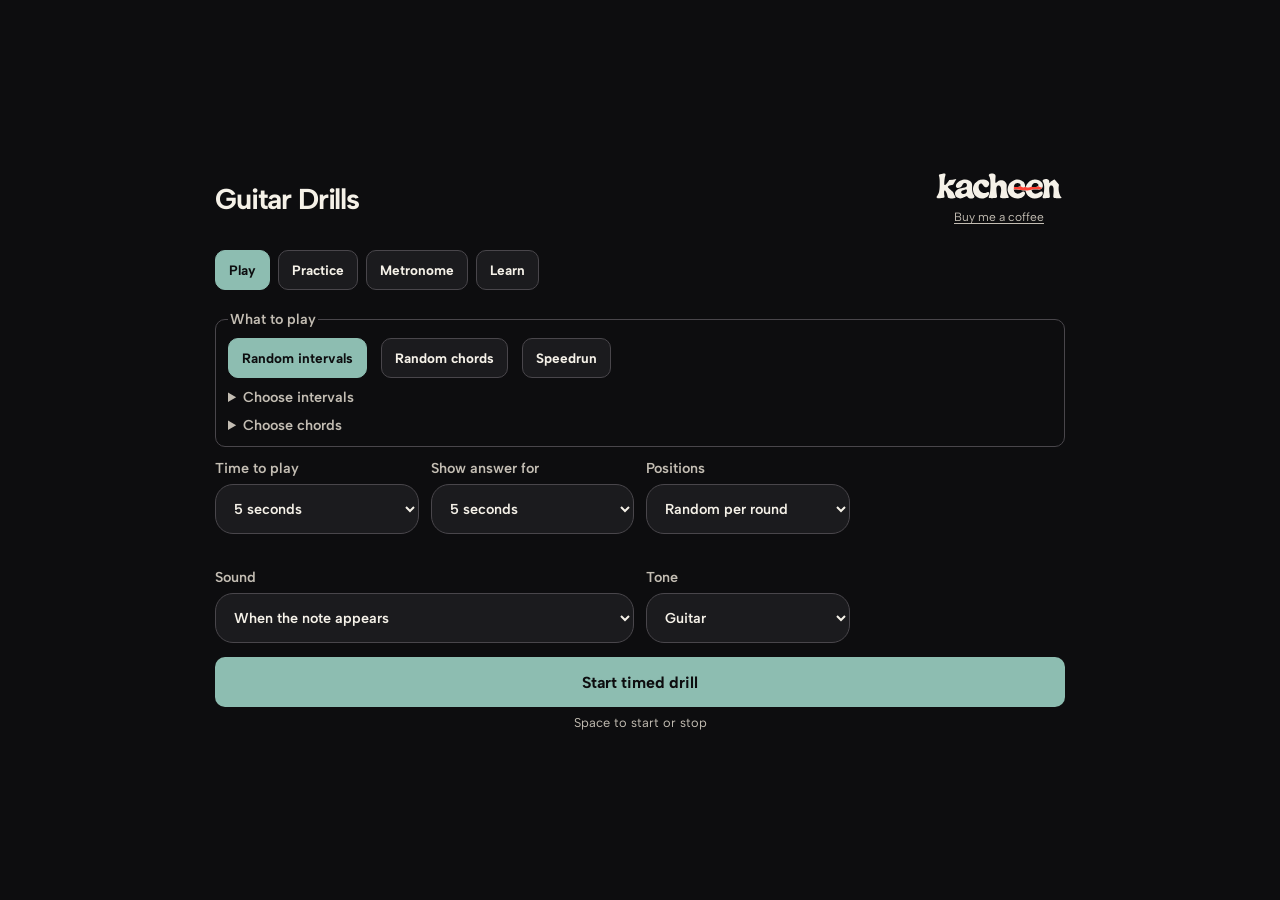
<file: guitar-drills/index.html>
<!doctype html>
<html lang="en">
<head>
  <meta charset="utf-8">
  <meta name="viewport" content="width=device-width, initial-scale=1">
  <meta name="theme-color" content="#0d0d0f">
  <meta name="description" content="Practice guitar fretboard notes, intervals, and chords with timed drills and visual answers. Free to play in your browser, with no ads or sign-up.">
  <link rel="canonical" href="https://kacheen.lt/guitar-drills/">
  <meta property="og:type" content="website">
  <meta property="og:site_name" content="Kacheen">
  <meta property="og:title" content="Guitar Drills">
  <meta property="og:description" content="Learn the guitar fretboard with timed drills and explore intervals, scales, and chords at your own pace.">
  <meta property="og:url" content="https://kacheen.lt/guitar-drills/">
  <meta property="og:image" content="https://kacheen.lt/guitar-drills/share-card-kacheen.png">
  <meta property="og:image:type" content="image/png">
  <meta property="og:image:width" content="1200">
  <meta property="og:image:height" content="630">
  <meta property="og:image:alt" content="Guitar Drills by Kacheen with a fretboard and teal note markers.">
  <meta name="twitter:card" content="summary_large_image">
  <title>Guitar Drills | Free Guitar Fretboard Trainer</title>
  <link rel="icon" href="favicon-ee.png" type="image/png" sizes="64x64">
  <link rel="stylesheet" href="style.css?v=7570669">
  <script src="drill.js?v=dcd7980" defer></script>
</head>
<body>
  <main>
    <header class="app-header">
      <h1>Guitar Drills</h1>
      <div class="brand">
        <img class="brand-logo" src="brand/kacheen.svg" alt="Kacheen" width="1783" height="440">
        <a class="support-link" href="https://ko-fi.com/zolnerovic" target="_blank" rel="noopener">Buy me a coffee</a>
      </div>
    </header>
    <nav class="section-nav" aria-label="Guitar Drills">
      <button id="open-play" type="button" aria-controls="practice-page" aria-pressed="true">Play</button>
      <button id="open-practice" type="button" aria-controls="practice-page" aria-pressed="false">Practice</button>
      <button id="open-metronome" type="button" aria-controls="metronome-page" aria-pressed="false">Metronome</button>
      <button id="open-learn" type="button" aria-controls="learn-page" aria-pressed="false">Learn</button>
    </nav>
    <div id="practice-page">
    <section class="prompt" aria-label="Current exercise" hidden>
      <div class="strings" aria-hidden="true"></div>
      <div class="prompt-content" aria-live="polite" aria-atomic="true">
        <span class="prompt-label" id="prompt-label">Ready</span>
        <span class="note" id="note" aria-hidden="true">–</span>
        <p id="instruction">Find the note on the fretboard.</p>
      </div>
      <div id="answer" hidden>
        <div class="answer-heading" role="status">
          <span class="prompt-label">Answer</span>
          <strong id="answer-note"></strong>
        </div>
        <div class="answer-views">
          <div id="position-answer">
            <div class="fretboard-scroll" tabindex="0" role="region" aria-label="Fretboard in standard tuning, frets 0 to 22">
              <table class="fretboard" id="fretboard" aria-label="Correct note positions"></table>
            </div>
            <div class="answer-key" id="interval-answer" hidden>
              <span><i class="root-swatch"></i> Root</span>
              <span><i class="upper-swatch"></i> Higher note</span>
            </div>
            <p class="fretboard-caption">0 = open string <span class="scroll-hint"> · Scroll for higher frets</span></p>
          </div>
          <div id="chord-answer" hidden>
            <figure class="chord-diagram" role="img">
              <div class="chord-string-marks" aria-hidden="true"></div>
              <div class="chord-grid" aria-hidden="true"><span class="chord-start-fret"></span></div>
            </figure>
            <p class="fretboard-caption chord-key">Example shape · ○ = open string · × = mute</p>
          </div>
        </div>
      </div>
      <div class="countdown" id="countdown" hidden>
        <span id="seconds" aria-hidden="true"></span>
        <div class="track" aria-hidden="true"><div id="bar"></div></div>
      </div>
    </section>
    <fieldset id="settings">
      <legend class="sr-only">Practice settings</legend>
      <fieldset id="exercise-types">
        <legend>What to play</legend>
        <div class="exercise-choices">
          <button id="random-intervals" type="button" aria-pressed="true">Random intervals</button>
          <button id="random-chords" type="button" aria-pressed="false">Random chords</button>
          <button id="speedrun" type="button" aria-pressed="false">Speedrun</button>
        </div>
        <details>
          <summary>Choose intervals <span class="selection-count" id="interval-count"></span></summary>
          <div class="exercise-choices">
            <button type="button" value="0" aria-pressed="false">Single note</button>
            <button type="button" value="1" aria-pressed="false">Minor second</button>
            <button type="button" value="2" aria-pressed="false">Major second</button>
            <button type="button" value="3" aria-pressed="false">Minor third</button>
            <button type="button" value="4" aria-pressed="false">Major third</button>
            <button type="button" value="5" aria-pressed="false">Perfect fourth</button>
            <button type="button" value="6" aria-pressed="false">Tritone</button>
            <button type="button" value="7" aria-pressed="false">Perfect fifth</button>
            <button type="button" value="8" aria-pressed="false">Minor sixth</button>
            <button type="button" value="9" aria-pressed="false">Major sixth</button>
            <button type="button" value="10" aria-pressed="false">Minor seventh</button>
            <button type="button" value="11" aria-pressed="false">Major seventh</button>
            <button type="button" value="12" aria-pressed="false">Octave</button>
          </div>
        </details>
        <details>
          <summary>Choose chords <span class="selection-count" id="chord-count"></span></summary>
          <div id="drill-chords" class="exercise-choices"></div>
        </details>
      </fieldset>
      <label id="speedrun-time-setting" hidden>Time to play
        <select id="speedrun-time">
          <option value="1">1 second</option>
          <option value="2" selected>2 seconds</option>
          <option value="3">3 seconds</option>
        </select>
      </label>
      <label data-standard-setting data-timed>Time to play
        <select id="speed">
          <option value="3">3 seconds</option>
          <option value="5" selected>5 seconds</option>
          <option value="10">10 seconds</option>
          <option value="15">15 seconds</option>
          <option value="20">20 seconds</option>
          <option value="30">30 seconds</option>
        </select>
      </label>
      <label data-standard-setting data-timed>Show answer for
        <select id="answer-time">
          <option value="0">Off</option>
          <option value="1">1 second</option>
          <option value="2">2 seconds</option>
          <option value="3">3 seconds</option>
          <option value="5" selected>5 seconds</option>
          <option value="10">10 seconds</option>
        </select>
      </label>
      <label data-standard-setting><span id="positions-label">Positions</span>
        <select id="answer-view" aria-labelledby="positions-label" aria-describedby="positions-hint">
          <option value="random">Random per round</option>
          <optgroup label="By string">
            <option value="string-6">6 · Low E</option>
            <option value="string-5">5 · A</option>
            <option value="string-4">4 · D</option>
            <option value="string-3">3 · G</option>
            <option value="string-2">2 · B</option>
            <option value="string-1">1 · High E</option>
          </optgroup>
        </select>
        <span id="positions-hint" hidden>For notes and intervals only.</span>
      </label>
      <label data-standard-setting>Sound
        <select id="sound">
          <option value="off">Off</option>
          <option value="play" selected>When the note appears</option>
          <option value="answer">When the answer appears</option>
        </select>
      </label>
      <label data-standard-setting>Tone
        <select id="tone">
          <option value="guitar">Guitar</option>
          <option value="piano">Piano</option>
          <option value="synth">Synth</option>
        </select>
      </label>
    </fieldset>
    <div class="practice-actions">
      <button id="toggle" type="button" aria-keyshortcuts="Space" aria-describedby="practice-shortcut">Start timed drill</button>
      <button id="advance" type="button" aria-keyshortcuts="Space" hidden>Show answer</button>
    </div>
    <p id="practice-shortcut">Space to start or stop</p>
    <p id="sound-status" class="sound-status" role="status" hidden></p>
    </div>
    <section id="metronome-page" aria-labelledby="metronome-title" hidden>
      <h2 id="metronome-title" class="sr-only">Metronome</h2>
      <div class="metronome-panel">
        <label class="metronome-tempo" for="metronome-bpm">
          <input id="metronome-bpm" type="number" min="30" max="300" step="1" value="120" inputmode="numeric">
          <span>BPM</span>
        </label>
        <div id="metronome-beats" class="metronome-beats" aria-hidden="true"></div>
        <div class="metronome-settings">
          <label>Beats per bar
            <select id="metronome-meter">
              <option value="1">1</option>
              <option value="2">2</option>
              <option value="3">3</option>
              <option value="4" selected>4</option>
              <option value="5">5</option>
              <option value="6">6</option>
              <option value="7">7</option>
              <option value="8">8</option>
            </select>
          </label>
          <button id="tap-tempo" class="running" type="button">Tap tempo</button>
        </div>
      </div>
      <button id="metronome-toggle" type="button" aria-keyshortcuts="Space" aria-describedby="metronome-shortcut">Start metronome</button>
      <p id="metronome-shortcut">Space to start or stop</p>
      <p id="metronome-status" class="sound-status" role="status" hidden></p>
    </section>
    <section id="learn-page" aria-labelledby="learn-title" hidden>
      <header class="learn-intro">
        <h2 id="learn-title" class="sr-only">Learn</h2>
        <div class="section-nav" role="group" aria-label="Choose what to explore">
          <button id="explore-intervals" type="button" aria-pressed="true">Explore intervals</button>
          <button id="explore-scales" type="button" aria-pressed="false">Explore scales</button>
          <button id="explore-chords" type="button" aria-pressed="false">Explore chords</button>
        </div>
        <p id="interval-intro">An interval is the distance between two notes. On one string, moving up one fret raises the pitch by one semitone. Moving up 12 frets gives you the same note name an octave higher.</p>
        <p id="scale-intro" hidden>A scale is a sequence of notes arranged by pitch. Choose a scale and a starting note to see where its notes fall across the fretboard.</p>
        <p id="chord-intro" hidden>Choose a root and chord type to see its notes across the neck and how to play them together.</p>
      </header>
      <div id="learn-intervals" class="learn-intervals" role="group" aria-label="Choose an interval"></div>
      <div id="learn-scales" class="learn-intervals" role="group" aria-label="Choose a scale" hidden></div>
      <div id="learn-chords" class="learn-intervals" role="group" aria-label="Choose a chord type" hidden></div>
      <div class="learn-example">
        <div class="learn-example-heading">
          <div>
            <h3 id="learn-interval-name"></h3>
            <p id="learn-distance"></p>
          </div>
          <div class="learn-controls">
            <label>Starting note
              <select id="learn-root"></select>
            </label>
            <button id="hear-interval" type="button">Hear interval</button>
          </div>
        </div>
        <p id="learn-explanation" aria-live="polite"></p>
        <div id="chord-shape" hidden>
          <div class="chord-shape-heading">
            <h4>Guitar shape</h4>
            <label>Voicing <select id="chord-voicing"></select></label>
          </div>
          <figure id="chord-diagram" class="chord-diagram" role="img">
            <div class="chord-string-marks" aria-hidden="true"></div>
            <div class="chord-grid" aria-hidden="true">
              <span class="chord-start-fret"></span>
            </div>
          </figure>
          <p class="fretboard-caption chord-key">○ = open string · × = mute</p>
        </div>
        <div class="fretboard-scroll" tabindex="0" role="region" aria-label="Fretboard in standard tuning, frets 0 to 22">
          <table class="fretboard" id="learn-fretboard" aria-label="All positions on the fretboard" aria-describedby="learn-pairs"></table>
        </div>
        <p class="fretboard-caption" id="learn-pairs"></p>
        <p class="fretboard-caption">0 = open string <span class="scroll-hint"> · Scroll for higher frets</span></p>
        <div class="answer-key">
          <span><i class="root-swatch"></i> Starting note</span>
          <span><i class="upper-swatch"></i> <span id="learn-other-notes">Higher note</span></span>
        </div>
        <p id="learn-sound-status" class="sound-status" role="status" hidden></p>
      </div>
    </section>
  </main>
</body>
</html>
</file>
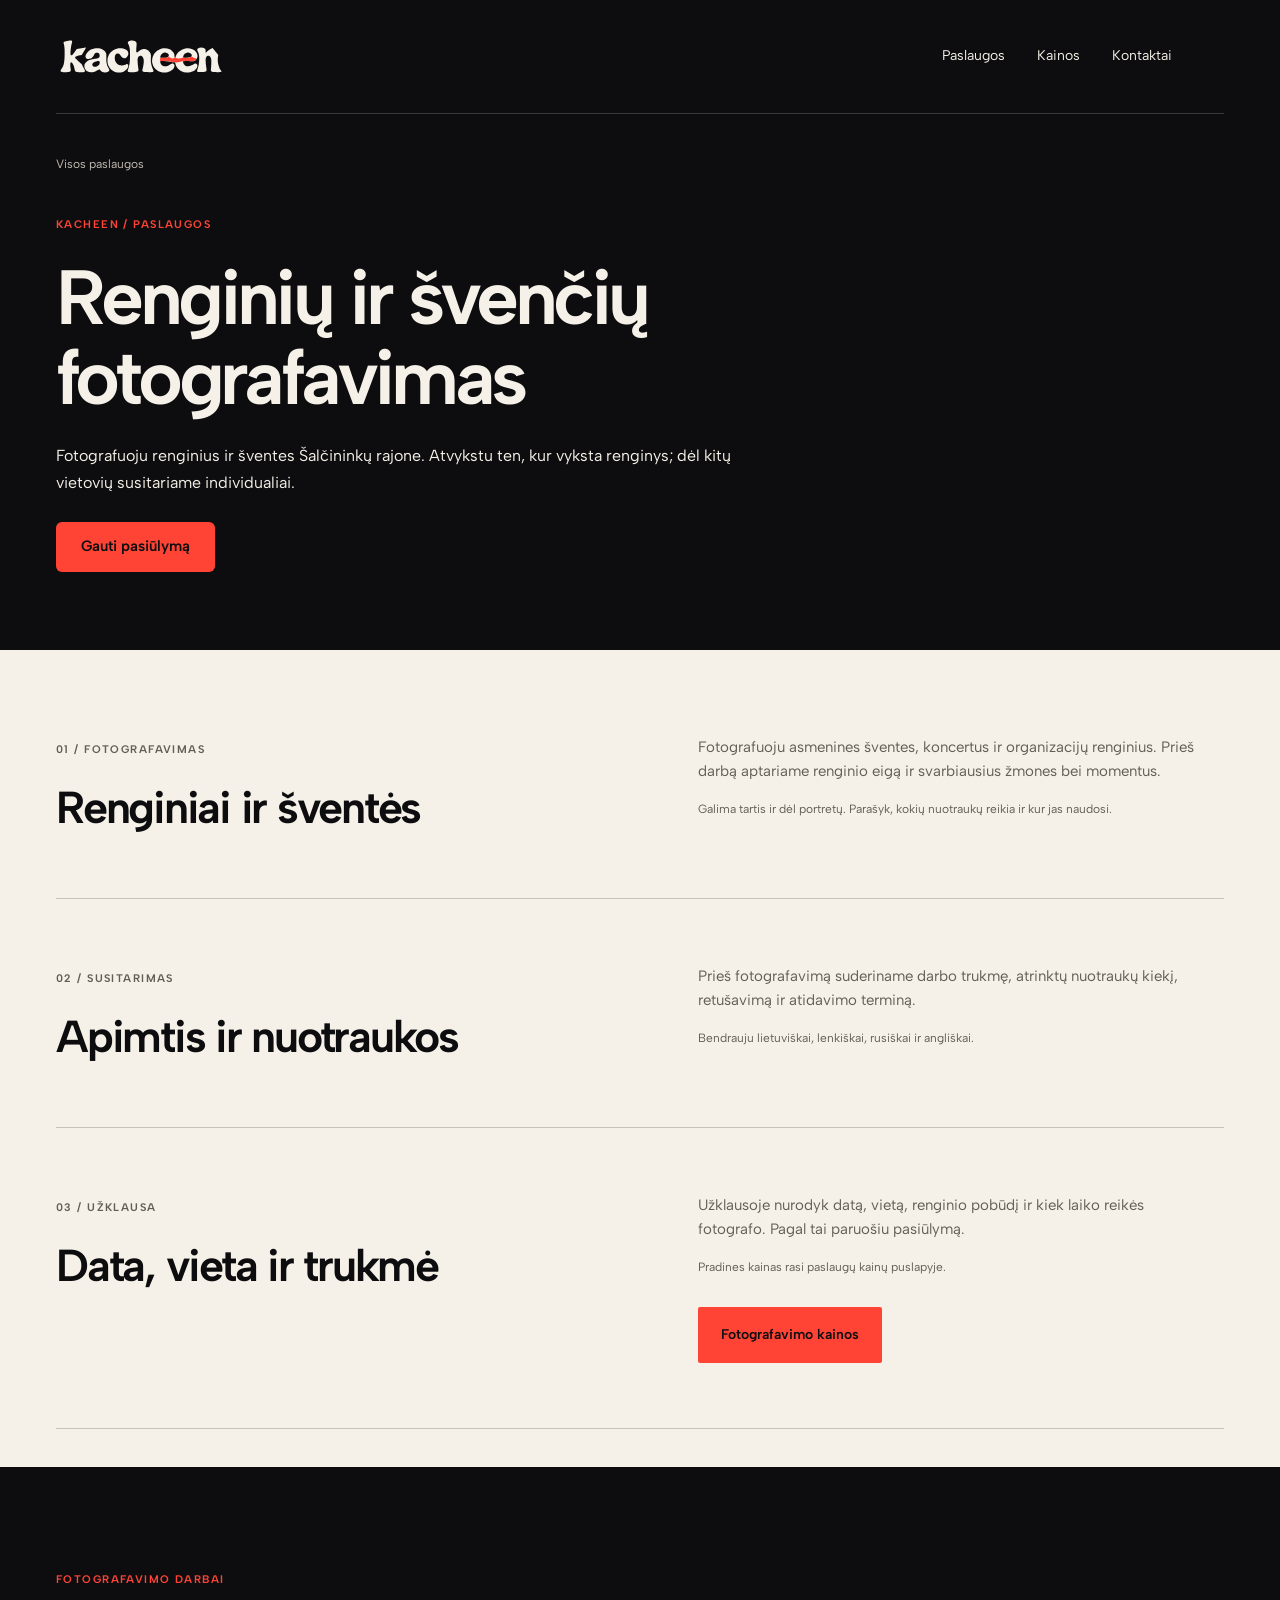
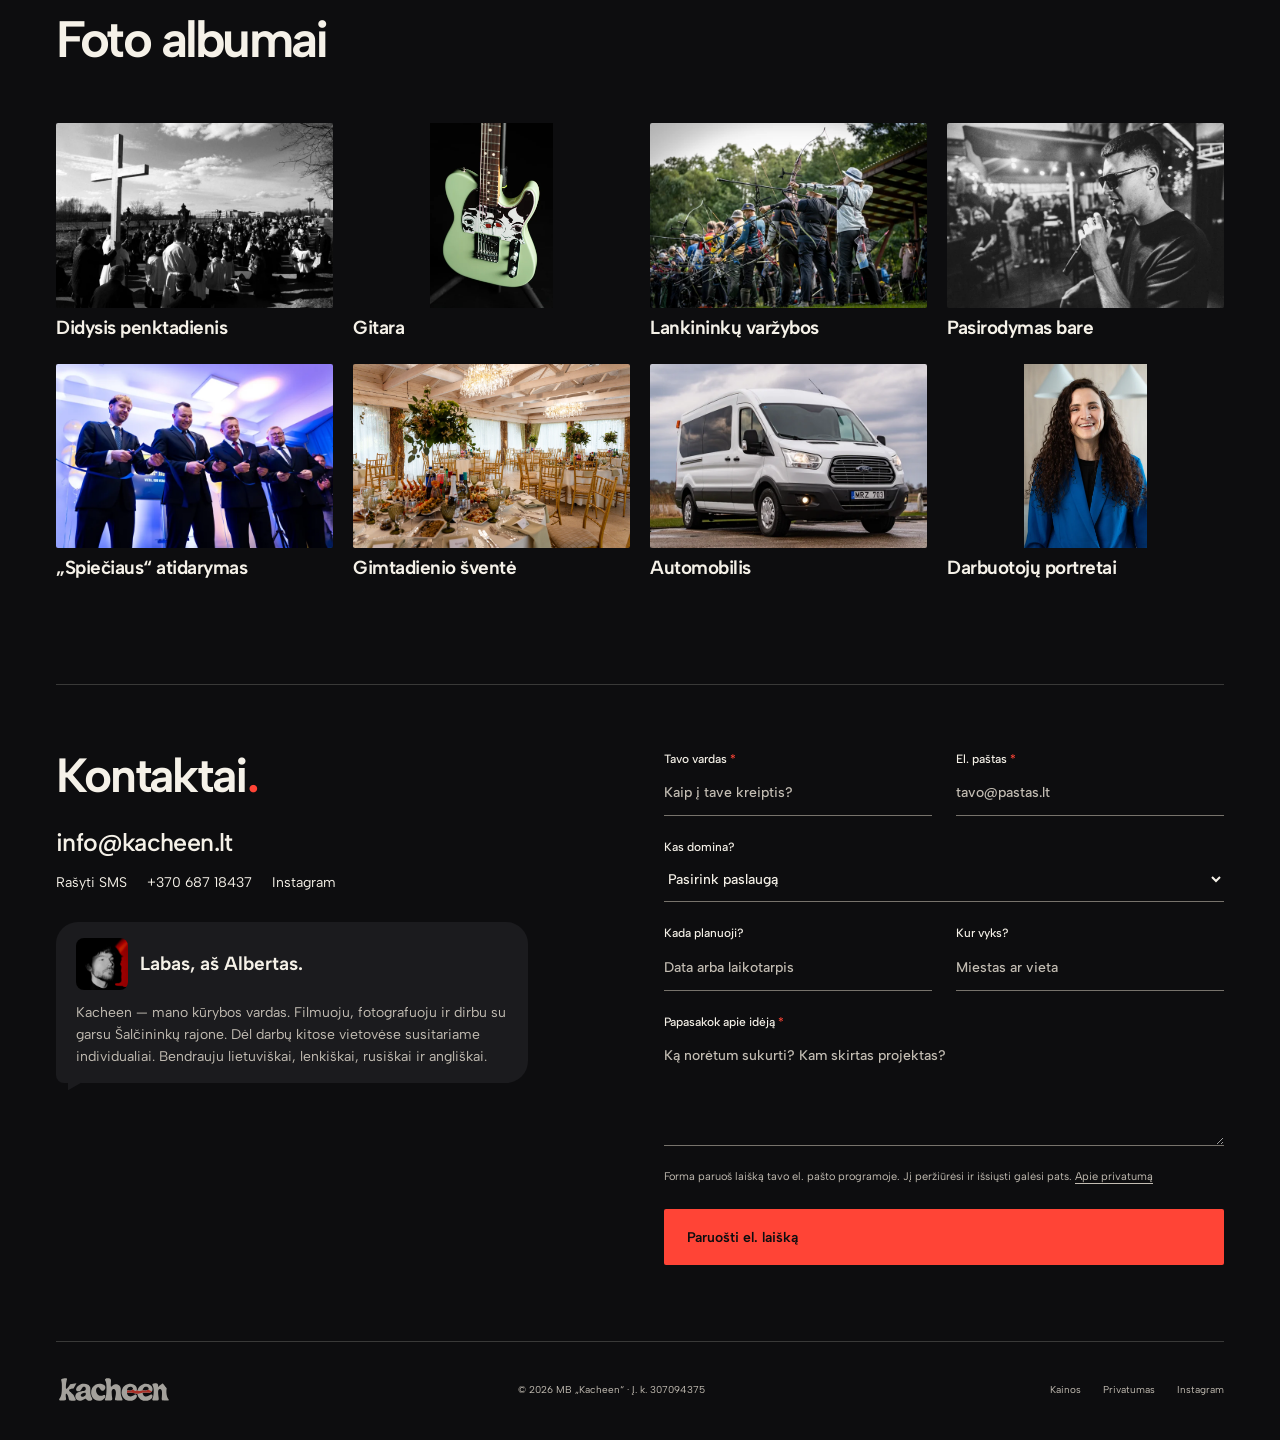
<file: fotografija.html>
<!doctype html>
<html lang="lt"><head><meta charset="utf-8"><meta name="viewport" content="width=device-width, initial-scale=1"><meta name="theme-color" content="#0d0d0f"><title>Renginių fotografas Šalčininkuose | Kacheen</title><meta name="description" content="Fotografuoju renginius, koncertus ir asmenines šventes Šalčininkuose bei rajone. Peržiūrėk foto albumus ir parašyk dėl savo renginio."><link rel="canonical" href="https://kacheen.lt/fotografija.html"><meta property="og:title" content="Renginių fotografas Šalčininkuose | Kacheen"><meta property="og:description" content="Fotografuoju renginius, koncertus ir asmenines šventes Šalčininkuose bei rajone. Peržiūrėk foto albumus ir parašyk dėl savo renginio."><meta property="og:url" content="https://kacheen.lt/fotografija.html"><meta property="og:type" content="website"><meta property="og:locale" content="lt_LT"><meta property="og:image" content="https://kacheen.lt/assets/social-cover.png?v=fotografavimas"><link rel="icon" href="/favicon-ee.png" type="image/png" sizes="64x64"><link rel="stylesheet" href="styles.css?v=pasiulymo-mygtukas"><script src="site.js?v=pasiulymo-forma" defer></script><script type="application/ld+json">{
  "@context": "https://schema.org",
  "@graph": [
    {
      "@type": "Organization",
      "@id": "https://kacheen.lt/#kacheen",
      "name": "Kacheen",
      "legalName": "MB „Kacheen“",
      "url": "https://kacheen.lt/",
      "logo": "https://kacheen.lt/assets/logo.svg",
      "email": "info@kacheen.lt",
      "telephone": "+37068718437",
      "identifier": {
        "@type": "PropertyValue",
        "propertyID": "Įmonės kodas",
        "value": "307094375"
      },
      "founder": {
        "@type": "Person",
        "name": "Albertas Žolnerovič"
      },
      "sameAs": [
        "https://www.instagram.com/kacheen.lt/"
      ]
    },
    {
      "@type": "WebPage",
      "@id": "https://kacheen.lt/fotografija.html#page",
      "url": "https://kacheen.lt/fotografija.html",
      "name": "Renginių fotografas Šalčininkuose | Kacheen",
      "inLanguage": "lt",
      "publisher": {
        "@id": "https://kacheen.lt/#kacheen"
      }
    },
    {
      "@type": "Service",
      "name": "Renginių ir švenčių fotografavimas",
      "provider": {
        "@id": "https://kacheen.lt/#kacheen"
      },
      "areaServed": {
        "@type": "AdministrativeArea",
        "name": "Šalčininkų rajonas"
      },
      "url": "https://kacheen.lt/fotografija.html"
    }
  ]
}</script><style>.studio-intro>p:not(.eyebrow){max-width:680px;margin-top:24px;line-height:1.7}.studio-intro>.button{margin-top:26px}</style><link rel="stylesheet" href="gallery.css?v=tamsus-albumai"><script src="gallery.js?v=albumu-tinklelis" defer></script></head><body><a class="skip-link" href="#turinys">Pereiti prie turinio</a>
  <header class="site-header wrap">
    <a class="brand" href="./" aria-label="Kacheen — pradžia"><img src="assets/logo.svg?v=20261110-brand" alt="Kacheen" width="1783" height="440"></a>
    <nav aria-label="Pagrindinė navigacija">
      <a href="./#paslaugos">Paslaugos</a><a href="kainos.html">Kainos</a><a href="#uzklausa">Kontaktai</a>
    </nav>
  </header>
<main id="turinys"><section class="price-intro wrap studio-intro"><a class="back-link" href="./#paslaugos">Visos paslaugos</a><p class="eyebrow section-number">KACHEEN / PASLAUGOS</p><h1>Renginių ir švenčių<br>fotografavimas</h1><p>Fotografuoju renginius ir šventes Šalčininkų rajone. Atvykstu ten, kur vyksta renginys; dėl kitų vietovių susitariame individualiai.</p><a class="button button-red button-offer" href="#enquiry-form" data-service="Fotografavimas" data-highlight-enquiry>Gauti pasiūlymą</a></section>
<section class="section-light pricing-section"><div class="wrap"><article class="price-row"><div class="price-service"><span class="eyebrow">01 / FOTOGRAFAVIMAS</span><h2>Renginiai ir šventės</h2></div><div class="price-detail"><p>Fotografuoju asmenines šventes, koncertus ir organizacijų renginius. Prieš darbą aptariame renginio eigą ir svarbiausius žmones bei momentus.</p><p class="detail-note">Galima tartis ir dėl portretų. Parašyk, kokių nuotraukų reikia ir kur jas naudosi.</p></div></article><article class="price-row"><div class="price-service"><span class="eyebrow">02 / SUSITARIMAS</span><h2>Apimtis ir nuotraukos</h2></div><div class="price-detail"><p>Prieš fotografavimą suderiname darbo trukmę, atrinktų nuotraukų kiekį, retušavimą ir atidavimo terminą.</p><p class="detail-note">Bendrauju lietuviškai, lenkiškai, rusiškai ir angliškai.</p></div></article><article class="price-row" id="pasiulymas"><div class="price-service"><span class="eyebrow">03 / UŽKLAUSA</span><h2>Data, vieta ir trukmė</h2></div><div class="price-detail"><p>Užklausoje nurodyk datą, vietą, renginio pobūdį ir kiek laiko reikės fotografo. Pagal tai paruošiu pasiūlymą.</p><p class="detail-note">Pradines kainas rasi paslaugų kainų puslapyje.</p><a class="button button-red" href="kainos.html#fotografavimas">Fotografavimo kainos</a></div></article></div></section>

<section class="section-space" id="albumai" aria-labelledby="photo-work-title"><div class="wrap"><div class="section-heading"><div><p class="eyebrow section-number">FOTOGRAFAVIMO DARBAI</p><h2 id="photo-work-title">Foto albumai</h2></div></div><div class="photo-album-cards">
  <a class="photo-album-card" href="#album-didysis-penktadienis" data-open-album="album-didysis-penktadienis"><img src="assets/foto-didysis-penktadienis-virselis.webp" alt="" width="720" height="480" loading="lazy" decoding="async"><h3>Didysis penktadienis</h3></a>
  <a class="photo-album-card" href="#album-gitara" data-open-album="album-gitara"><img src="assets/foto-gitara-virselis.webp" alt="" width="480" height="720" loading="lazy" decoding="async"><h3>Gitara</h3></a>
  <a class="photo-album-card" href="#album-lankininku-varzybos" data-open-album="album-lankininku-varzybos"><img src="assets/foto-lankininku-varzybos-virselis.webp" alt="" width="720" height="480" loading="lazy" decoding="async"><h3>Lankininkų varžybos</h3></a>
  <a class="photo-album-card" href="#album-pasirodymas-bare" data-open-album="album-pasirodymas-bare"><img src="assets/foto-pasirodymas-bare-virselis.webp" alt="" width="720" height="480" loading="lazy" decoding="async"><h3>Pasirodymas bare</h3></a>
  <a class="photo-album-card" href="#album-spieciaus-atidarymas" data-open-album="album-spieciaus-atidarymas"><img src="assets/foto-spieciaus-atidarymas-virselis.webp" alt="" width="720" height="480" loading="lazy" decoding="async"><h3>„Spiečiaus“ atidarymas</h3></a>
  <a class="photo-album-card" href="#album-gimtadienis" data-open-album="album-gimtadienis"><img src="assets/foto-gimtadienis-02.webp" alt="" width="1800" height="1200" loading="lazy" decoding="async"><h3>Gimtadienio šventė</h3></a>
  <a class="photo-album-card" href="#album-automobilis" data-open-album="album-automobilis"><img src="assets/foto-automobilis-virselis.webp" alt="" width="720" height="480" loading="lazy" decoding="async"><h3>Automobilis</h3></a>
  <a class="photo-album-card" href="#album-darbuotoju-portretai" data-open-album="album-darbuotoju-portretai"><img src="assets/foto-darbuotoju-portretai-virselis.webp" alt="" width="480" height="720" loading="lazy" decoding="async"><h3>Darbuotojų portretai</h3></a>
</div><div class="photo-albums"><details class="photo-album" id="album-didysis-penktadienis"><summary>Didysis penktadienis</summary><div class="photo-grid"><a class="photo-link" href="assets/foto-didysis-penktadienis-01.webp" data-photo-group="didysis-penktadienis" data-photo-title="Didysis penktadienis" aria-label="Peržiūrėti: Didysis penktadienis — nuotrauka 1"><img src="assets/foto-didysis-penktadienis-01.webp" alt="Didysis penktadienis — nuotrauka 1" width="1800" height="1200" loading="lazy" decoding="async"></a><a class="photo-link" href="assets/foto-didysis-penktadienis-02.webp" data-photo-group="didysis-penktadienis" data-photo-title="Didysis penktadienis" aria-label="Peržiūrėti: Didysis penktadienis — nuotrauka 2"><img src="assets/foto-didysis-penktadienis-02.webp" alt="Didysis penktadienis — nuotrauka 2" width="1200" height="1800" loading="lazy" decoding="async"></a><a class="photo-link" href="assets/foto-didysis-penktadienis-03.webp" data-photo-group="didysis-penktadienis" data-photo-title="Didysis penktadienis" aria-label="Peržiūrėti: Didysis penktadienis — nuotrauka 3"><img src="assets/foto-didysis-penktadienis-03.webp" alt="Didysis penktadienis — nuotrauka 3" width="1800" height="1200" loading="lazy" decoding="async"></a><a class="photo-link" href="assets/foto-didysis-penktadienis-04.webp" data-photo-group="didysis-penktadienis" data-photo-title="Didysis penktadienis" aria-label="Peržiūrėti: Didysis penktadienis — nuotrauka 4"><img src="assets/foto-didysis-penktadienis-04.webp" alt="Didysis penktadienis — nuotrauka 4" width="1800" height="1200" loading="lazy" decoding="async"></a><a class="photo-link" href="assets/foto-didysis-penktadienis-05.webp" data-photo-group="didysis-penktadienis" data-photo-title="Didysis penktadienis" aria-label="Peržiūrėti: Didysis penktadienis — nuotrauka 5"><img src="assets/foto-didysis-penktadienis-05.webp" alt="Didysis penktadienis — nuotrauka 5" width="1200" height="1800" loading="lazy" decoding="async"></a><a class="photo-link" href="assets/foto-didysis-penktadienis-06.webp" data-photo-group="didysis-penktadienis" data-photo-title="Didysis penktadienis" aria-label="Peržiūrėti: Didysis penktadienis — nuotrauka 6"><img src="assets/foto-didysis-penktadienis-06.webp" alt="Didysis penktadienis — nuotrauka 6" width="1200" height="1800" loading="lazy" decoding="async"></a><a class="photo-link" href="assets/foto-didysis-penktadienis-07.webp" data-photo-group="didysis-penktadienis" data-photo-title="Didysis penktadienis" aria-label="Peržiūrėti: Didysis penktadienis — nuotrauka 7"><img src="assets/foto-didysis-penktadienis-07.webp" alt="Didysis penktadienis — nuotrauka 7" width="1200" height="1800" loading="lazy" decoding="async"></a><a class="photo-link" href="assets/foto-didysis-penktadienis-08.webp" data-photo-group="didysis-penktadienis" data-photo-title="Didysis penktadienis" aria-label="Peržiūrėti: Didysis penktadienis — nuotrauka 8"><img src="assets/foto-didysis-penktadienis-08.webp" alt="Didysis penktadienis — nuotrauka 8" width="1800" height="1200" loading="lazy" decoding="async"></a><a class="photo-link" href="assets/foto-didysis-penktadienis-09.webp" data-photo-group="didysis-penktadienis" data-photo-title="Didysis penktadienis" aria-label="Peržiūrėti: Didysis penktadienis — nuotrauka 9"><img src="assets/foto-didysis-penktadienis-09.webp" alt="Didysis penktadienis — nuotrauka 9" width="1800" height="1200" loading="lazy" decoding="async"></a><a class="photo-link" href="assets/foto-didysis-penktadienis-10.webp" data-photo-group="didysis-penktadienis" data-photo-title="Didysis penktadienis" aria-label="Peržiūrėti: Didysis penktadienis — nuotrauka 10"><img src="assets/foto-didysis-penktadienis-10.webp" alt="Didysis penktadienis — nuotrauka 10" width="1200" height="1800" loading="lazy" decoding="async"></a></div></details><details class="photo-album" id="album-gitara"><summary>Gitara</summary><div class="photo-grid"><a class="photo-link" href="assets/foto-gitara-01.webp" data-photo-group="gitara" data-photo-title="Gitara" aria-label="Peržiūrėti: Gitara — nuotrauka 1"><img src="assets/foto-gitara-01.webp" alt="Gitara — nuotrauka 1" width="1200" height="1800" loading="lazy" decoding="async"></a><a class="photo-link" href="assets/foto-gitara-02.webp" data-photo-group="gitara" data-photo-title="Gitara" aria-label="Peržiūrėti: Gitara — nuotrauka 2"><img src="assets/foto-gitara-02.webp" alt="Gitara — nuotrauka 2" width="1200" height="1800" loading="lazy" decoding="async"></a><a class="photo-link" href="assets/foto-gitara-03.webp" data-photo-group="gitara" data-photo-title="Gitara" aria-label="Peržiūrėti: Gitara — nuotrauka 3"><img src="assets/foto-gitara-03.webp" alt="Gitara — nuotrauka 3" width="1800" height="1200" loading="lazy" decoding="async"></a><a class="photo-link" href="assets/foto-gitara-04.webp" data-photo-group="gitara" data-photo-title="Gitara" aria-label="Peržiūrėti: Gitara — nuotrauka 4"><img src="assets/foto-gitara-04.webp" alt="Gitara — nuotrauka 4" width="1800" height="1200" loading="lazy" decoding="async"></a></div></details><details class="photo-album" id="album-lankininku-varzybos"><summary>Lankininkų varžybos</summary><div class="photo-grid"><a class="photo-link" href="assets/foto-lankininku-varzybos-01.webp" data-photo-group="lankininku-varzybos" data-photo-title="Lankininkų varžybos" aria-label="Peržiūrėti: Lankininkų varžybos — nuotrauka 1"><img src="assets/foto-lankininku-varzybos-01.webp" alt="Lankininkų varžybos — nuotrauka 1" width="1800" height="1200" loading="lazy" decoding="async"></a><a class="photo-link" href="assets/foto-lankininku-varzybos-02.webp" data-photo-group="lankininku-varzybos" data-photo-title="Lankininkų varžybos" aria-label="Peržiūrėti: Lankininkų varžybos — nuotrauka 2"><img src="assets/foto-lankininku-varzybos-02.webp" alt="Lankininkų varžybos — nuotrauka 2" width="1800" height="1200" loading="lazy" decoding="async"></a><a class="photo-link" href="assets/foto-lankininku-varzybos-03.webp" data-photo-group="lankininku-varzybos" data-photo-title="Lankininkų varžybos" aria-label="Peržiūrėti: Lankininkų varžybos — nuotrauka 3"><img src="assets/foto-lankininku-varzybos-03.webp" alt="Lankininkų varžybos — nuotrauka 3" width="1800" height="1200" loading="lazy" decoding="async"></a><a class="photo-link" href="assets/foto-lankininku-varzybos-04.webp" data-photo-group="lankininku-varzybos" data-photo-title="Lankininkų varžybos" aria-label="Peržiūrėti: Lankininkų varžybos — nuotrauka 4"><img src="assets/foto-lankininku-varzybos-04.webp" alt="Lankininkų varžybos — nuotrauka 4" width="1800" height="1200" loading="lazy" decoding="async"></a><a class="photo-link" href="assets/foto-lankininku-varzybos-06.webp" data-photo-group="lankininku-varzybos" data-photo-title="Lankininkų varžybos" aria-label="Peržiūrėti: Lankininkų varžybos — nuotrauka 5"><img src="assets/foto-lankininku-varzybos-06.webp" alt="Lankininkų varžybos — nuotrauka 5" width="1800" height="1200" loading="lazy" decoding="async"></a><a class="photo-link" href="assets/foto-lankininku-varzybos-07.webp" data-photo-group="lankininku-varzybos" data-photo-title="Lankininkų varžybos" aria-label="Peržiūrėti: Lankininkų varžybos — nuotrauka 6"><img src="assets/foto-lankininku-varzybos-07.webp" alt="Lankininkų varžybos — nuotrauka 6" width="1800" height="1200" loading="lazy" decoding="async"></a><a class="photo-link" href="assets/foto-lankininku-varzybos-08.webp" data-photo-group="lankininku-varzybos" data-photo-title="Lankininkų varžybos" aria-label="Peržiūrėti: Lankininkų varžybos — nuotrauka 7"><img src="assets/foto-lankininku-varzybos-08.webp" alt="Lankininkų varžybos — nuotrauka 7" width="1800" height="1200" loading="lazy" decoding="async"></a></div></details><details class="photo-album" id="album-pasirodymas-bare"><summary>Pasirodymas bare</summary><div class="photo-grid"><a class="photo-link" href="assets/foto-pasirodymas-bare-01.webp" data-photo-group="pasirodymas-bare" data-photo-title="Pasirodymas bare" aria-label="Peržiūrėti: Pasirodymas bare — nuotrauka 1"><img src="assets/foto-pasirodymas-bare-01.webp" alt="Pasirodymas bare — nuotrauka 1" width="1800" height="1200" loading="lazy" decoding="async"></a><a class="photo-link" href="assets/foto-pasirodymas-bare-02.webp" data-photo-group="pasirodymas-bare" data-photo-title="Pasirodymas bare" aria-label="Peržiūrėti: Pasirodymas bare — nuotrauka 2"><img src="assets/foto-pasirodymas-bare-02.webp" alt="Pasirodymas bare — nuotrauka 2" width="1800" height="1200" loading="lazy" decoding="async"></a><a class="photo-link" href="assets/foto-pasirodymas-bare-03.webp" data-photo-group="pasirodymas-bare" data-photo-title="Pasirodymas bare" aria-label="Peržiūrėti: Pasirodymas bare — nuotrauka 3"><img src="assets/foto-pasirodymas-bare-03.webp" alt="Pasirodymas bare — nuotrauka 3" width="1800" height="1200" loading="lazy" decoding="async"></a><a class="photo-link" href="assets/foto-pasirodymas-bare-04.webp" data-photo-group="pasirodymas-bare" data-photo-title="Pasirodymas bare" aria-label="Peržiūrėti: Pasirodymas bare — nuotrauka 4"><img src="assets/foto-pasirodymas-bare-04.webp" alt="Pasirodymas bare — nuotrauka 4" width="1800" height="1200" loading="lazy" decoding="async"></a><a class="photo-link" href="assets/foto-pasirodymas-bare-05.webp" data-photo-group="pasirodymas-bare" data-photo-title="Pasirodymas bare" aria-label="Peržiūrėti: Pasirodymas bare — nuotrauka 5"><img src="assets/foto-pasirodymas-bare-05.webp" alt="Pasirodymas bare — nuotrauka 5" width="1800" height="1200" loading="lazy" decoding="async"></a><a class="photo-link" href="assets/foto-pasirodymas-bare-06.webp" data-photo-group="pasirodymas-bare" data-photo-title="Pasirodymas bare" aria-label="Peržiūrėti: Pasirodymas bare — nuotrauka 6"><img src="assets/foto-pasirodymas-bare-06.webp" alt="Pasirodymas bare — nuotrauka 6" width="1800" height="1200" loading="lazy" decoding="async"></a></div></details><details class="photo-album" id="album-spieciaus-atidarymas"><summary>„Spiečiaus“ atidarymas</summary><div class="photo-grid"><a class="photo-link" href="assets/foto-spieciaus-atidarymas-01.webp" data-photo-group="spieciaus-atidarymas" data-photo-title="„Spiečiaus“ atidarymas" aria-label="Peržiūrėti: „Spiečiaus“ atidarymas — nuotrauka 1"><img src="assets/foto-spieciaus-atidarymas-01.webp" alt="„Spiečiaus“ atidarymas — nuotrauka 1" width="1800" height="1200" loading="lazy" decoding="async"></a><a class="photo-link" href="assets/foto-spieciaus-atidarymas-02.webp" data-photo-group="spieciaus-atidarymas" data-photo-title="„Spiečiaus“ atidarymas" aria-label="Peržiūrėti: „Spiečiaus“ atidarymas — nuotrauka 2"><img src="assets/foto-spieciaus-atidarymas-02.webp" alt="„Spiečiaus“ atidarymas — nuotrauka 2" width="1800" height="1200" loading="lazy" decoding="async"></a><a class="photo-link" href="assets/foto-spieciaus-atidarymas-03.webp" data-photo-group="spieciaus-atidarymas" data-photo-title="„Spiečiaus“ atidarymas" aria-label="Peržiūrėti: „Spiečiaus“ atidarymas — nuotrauka 3"><img src="assets/foto-spieciaus-atidarymas-03.webp" alt="„Spiečiaus“ atidarymas — nuotrauka 3" width="1800" height="1200" loading="lazy" decoding="async"></a><a class="photo-link" href="assets/foto-spieciaus-atidarymas-04.webp" data-photo-group="spieciaus-atidarymas" data-photo-title="„Spiečiaus“ atidarymas" aria-label="Peržiūrėti: „Spiečiaus“ atidarymas — nuotrauka 4"><img src="assets/foto-spieciaus-atidarymas-04.webp" alt="„Spiečiaus“ atidarymas — nuotrauka 4" width="1800" height="1200" loading="lazy" decoding="async"></a></div></details><details class="photo-album" id="album-gimtadienis"><summary>Gimtadienio šventė</summary><div class="photo-grid"><a class="photo-link" href="assets/foto-gimtadienis-02.webp" data-photo-group="gimtadienis" data-photo-title="Gimtadienio šventė" aria-label="Peržiūrėti: Gimtadienio šventė — nuotrauka 1"><img src="assets/foto-gimtadienis-02.webp" alt="Gimtadienio šventė — nuotrauka 1" width="1800" height="1200" loading="lazy" decoding="async"></a><a class="photo-link" href="assets/foto-gimtadienis-05.webp" data-photo-group="gimtadienis" data-photo-title="Gimtadienio šventė" aria-label="Peržiūrėti: Gimtadienio šventė — nuotrauka 2"><img src="assets/foto-gimtadienis-05.webp" alt="Gimtadienio šventė — nuotrauka 2" width="1800" height="1200" loading="lazy" decoding="async"></a><a class="photo-link" href="assets/foto-gimtadienis-04.webp" data-photo-group="gimtadienis" data-photo-title="Gimtadienio šventė" aria-label="Peržiūrėti: Gimtadienio šventė — nuotrauka 3"><img src="assets/foto-gimtadienis-04.webp" alt="Gimtadienio šventė — nuotrauka 3" width="1800" height="1200" loading="lazy" decoding="async"></a><a class="photo-link" href="assets/foto-gimtadienis-06.webp" data-photo-group="gimtadienis" data-photo-title="Gimtadienio šventė" aria-label="Peržiūrėti: Gimtadienio šventė — nuotrauka 4"><img src="assets/foto-gimtadienis-06.webp" alt="Gimtadienio šventė — nuotrauka 4" width="1800" height="1200" loading="lazy" decoding="async"></a></div></details><details class="photo-album" id="album-automobilis"><summary>Automobilis</summary><div class="photo-grid"><a class="photo-link" href="assets/foto-automobilis-01.webp" data-photo-group="automobilis" data-photo-title="Automobilis" aria-label="Peržiūrėti: Automobilis — nuotrauka 1"><img src="assets/foto-automobilis-01.webp" alt="Automobilis — nuotrauka 1" width="1800" height="1200" loading="lazy" decoding="async"></a><a class="photo-link" href="assets/foto-automobilis-02.webp" data-photo-group="automobilis" data-photo-title="Automobilis" aria-label="Peržiūrėti: Automobilis — nuotrauka 2"><img src="assets/foto-automobilis-02.webp" alt="Automobilis — nuotrauka 2" width="1800" height="1200" loading="lazy" decoding="async"></a><a class="photo-link" href="assets/foto-automobilis-03.webp" data-photo-group="automobilis" data-photo-title="Automobilis" aria-label="Peržiūrėti: Automobilis — nuotrauka 3"><img src="assets/foto-automobilis-03.webp" alt="Automobilis — nuotrauka 3" width="1800" height="1200" loading="lazy" decoding="async"></a><a class="photo-link" href="assets/foto-automobilis-04.webp" data-photo-group="automobilis" data-photo-title="Automobilis" aria-label="Peržiūrėti: Automobilis — nuotrauka 4"><img src="assets/foto-automobilis-04.webp" alt="Automobilis — nuotrauka 4" width="1200" height="1800" loading="lazy" decoding="async"></a></div></details><details class="photo-album" id="album-darbuotoju-portretai"><summary>Darbuotojų portretai</summary><div class="photo-grid"><a class="photo-link" href="assets/foto-darbuotoju-portretai-01.webp" data-photo-group="darbuotoju-portretai" data-photo-title="Darbuotojų portretai" aria-label="Peržiūrėti: Darbuotojų portretai — nuotrauka 1"><img src="assets/foto-darbuotoju-portretai-01.webp" alt="Darbuotojų portretai — nuotrauka 1" width="1200" height="1800" loading="lazy" decoding="async"></a><a class="photo-link" href="assets/foto-darbuotoju-portretai-02.webp" data-photo-group="darbuotoju-portretai" data-photo-title="Darbuotojų portretai" aria-label="Peržiūrėti: Darbuotojų portretai — nuotrauka 2"><img src="assets/foto-darbuotoju-portretai-02.webp" alt="Darbuotojų portretai — nuotrauka 2" width="1200" height="1800" loading="lazy" decoding="async"></a><a class="photo-link" href="assets/foto-darbuotoju-portretai-03.webp" data-photo-group="darbuotoju-portretai" data-photo-title="Darbuotojų portretai" aria-label="Peržiūrėti: Darbuotojų portretai — nuotrauka 3"><img src="assets/foto-darbuotoju-portretai-03.webp" alt="Darbuotojų portretai — nuotrauka 3" width="1800" height="1200" loading="lazy" decoding="async"></a><a class="photo-link" href="assets/foto-darbuotoju-portretai-04.webp" data-photo-group="darbuotoju-portretai" data-photo-title="Darbuotojų portretai" aria-label="Peržiūrėti: Darbuotojų portretai — nuotrauka 4"><img src="assets/foto-darbuotoju-portretai-04.webp" alt="Darbuotojų portretai — nuotrauka 4" width="1200" height="1800" loading="lazy" decoding="async"></a><a class="photo-link" href="assets/foto-darbuotoju-portretai-05.webp" data-photo-group="darbuotoju-portretai" data-photo-title="Darbuotojų portretai" aria-label="Peržiūrėti: Darbuotojų portretai — nuotrauka 5"><img src="assets/foto-darbuotoju-portretai-05.webp" alt="Darbuotojų portretai — nuotrauka 5" width="1200" height="1800" loading="lazy" decoding="async"></a><a class="photo-link" href="assets/foto-darbuotoju-portretai-06.webp" data-photo-group="darbuotoju-portretai" data-photo-title="Darbuotojų portretai" aria-label="Peržiūrėti: Darbuotojų portretai — nuotrauka 6"><img src="assets/foto-darbuotoju-portretai-06.webp" alt="Darbuotojų portretai — nuotrauka 6" width="1200" height="1800" loading="lazy" decoding="async"></a></div></details></div></div></section>
<dialog class="photo-viewer" aria-labelledby="photo-viewer-title"><div class="photo-viewer-bar"><h2 id="photo-viewer-title">Nuotrauka</h2><button type="button" data-photo-close>Uždaryti</button></div><img class="photo-viewer-image" alt=""><div class="photo-viewer-controls"><button type="button" data-photo-prev>Ankstesnė</button><span data-photo-count aria-live="polite"></span><button type="button" data-photo-next>Kita</button></div></dialog>


    <section class="site-contact wrap" id="uzklausa" aria-labelledby="contact-title">
      <div>
        <h2 id="contact-title">Kontaktai<span class="red-text" aria-hidden="true">.</span></h2>
        <a class="contact-email" href="mailto:info@kacheen.lt">info@kacheen.lt</a>
        <div class="site-contact-links">
          <a class="text-link" href="sms:+37068718437">Rašyti SMS</a>
          <a class="text-link" href="tel:+37068718437">+370 687 18437</a>
          <a class="text-link" href="https://www.instagram.com/kacheen.lt/" target="_blank" rel="noopener noreferrer">Instagram</a>
        </div>
        <div class="site-contact-bio" id="apie">
          <div class="site-contact-bio-heading">
            <img src="assets/albertas-portrait.jpg" alt="Albertas Žolnerovič" width="576" height="576" loading="lazy">
            <h3>Labas, aš Albertas.</h3>
          </div>
          <p>Kacheen — mano kūrybos vardas. Filmuoju, fotografuoju ir dirbu su garsu Šalčininkų rajone. Dėl darbų kitose vietovėse susitariame individualiai. Bendrauju lietuviškai, lenkiškai, rusiškai ir angliškai.</p>
        </div>
      </div>
      <form class="enquiry-form" id="enquiry-form" aria-label="Užklausos forma">
        <div class="form-pair"><label>Tavo vardas <span aria-hidden="true">*</span><input name="name" autocomplete="name" required maxlength="100" placeholder="Kaip į tave kreiptis?"></label><label>El. paštas <span aria-hidden="true">*</span><input name="email" type="email" autocomplete="email" required maxlength="180" placeholder="tavo@pastas.lt"></label></div>
        <label>Kas domina? <select name="service"><option value="Dar nežinau — aptarkime">Pasirink paslaugą</option><option>Filmavimas ir montavimas</option><option>Fotografavimas</option><option>Garso įrašai ir muzika</option><option>Kitas kūrybinis projektas</option></select></label>
        <div class="form-pair"><label>Kada planuoji? <input name="date" maxlength="120" placeholder="Data arba laikotarpis"></label><label>Kur vyks? <input name="location" maxlength="150" placeholder="Miestas ar vieta"></label></div>
        <label>Papasakok apie idėją <span aria-hidden="true">*</span><textarea name="message" rows="4" required minlength="10" maxlength="4000" placeholder="Ką norėtum sukurti? Kam skirtas projektas?"></textarea></label>
        <p class="form-note">Forma paruoš laišką tavo el. pašto programoje. Jį peržiūrėsi ir išsiųsti galėsi pats. <a href="privatumas.html">Apie privatumą</a></p>
        <button class="button button-red" type="submit">Paruošti el. laišką</button>
        <p id="form-status" class="form-status" role="status"></p>
        <noscript><p>Jei forma neveikia, rašyk tiesiogiai: <a href="mailto:info@kacheen.lt">info@kacheen.lt</a>.</p></noscript>
      </form>
    </section>
</main>  <footer class="site-footer wrap"><a class="brand footer-brand" href="./" aria-label="Kacheen — pradžia"><img src="assets/logo.svg?v=20261110-brand" alt="Kacheen" width="1783" height="440" loading="lazy"></a><p>© <span data-year>2026</span> MB „Kacheen“ · Į. k. 307094375</p><div><a href="kainos.html">Kainos</a><a href="privatumas.html">Privatumas</a><a href="https://www.instagram.com/kacheen.lt/" target="_blank" rel="noopener noreferrer">Instagram</a></div></footer>
</body></html>
</file>
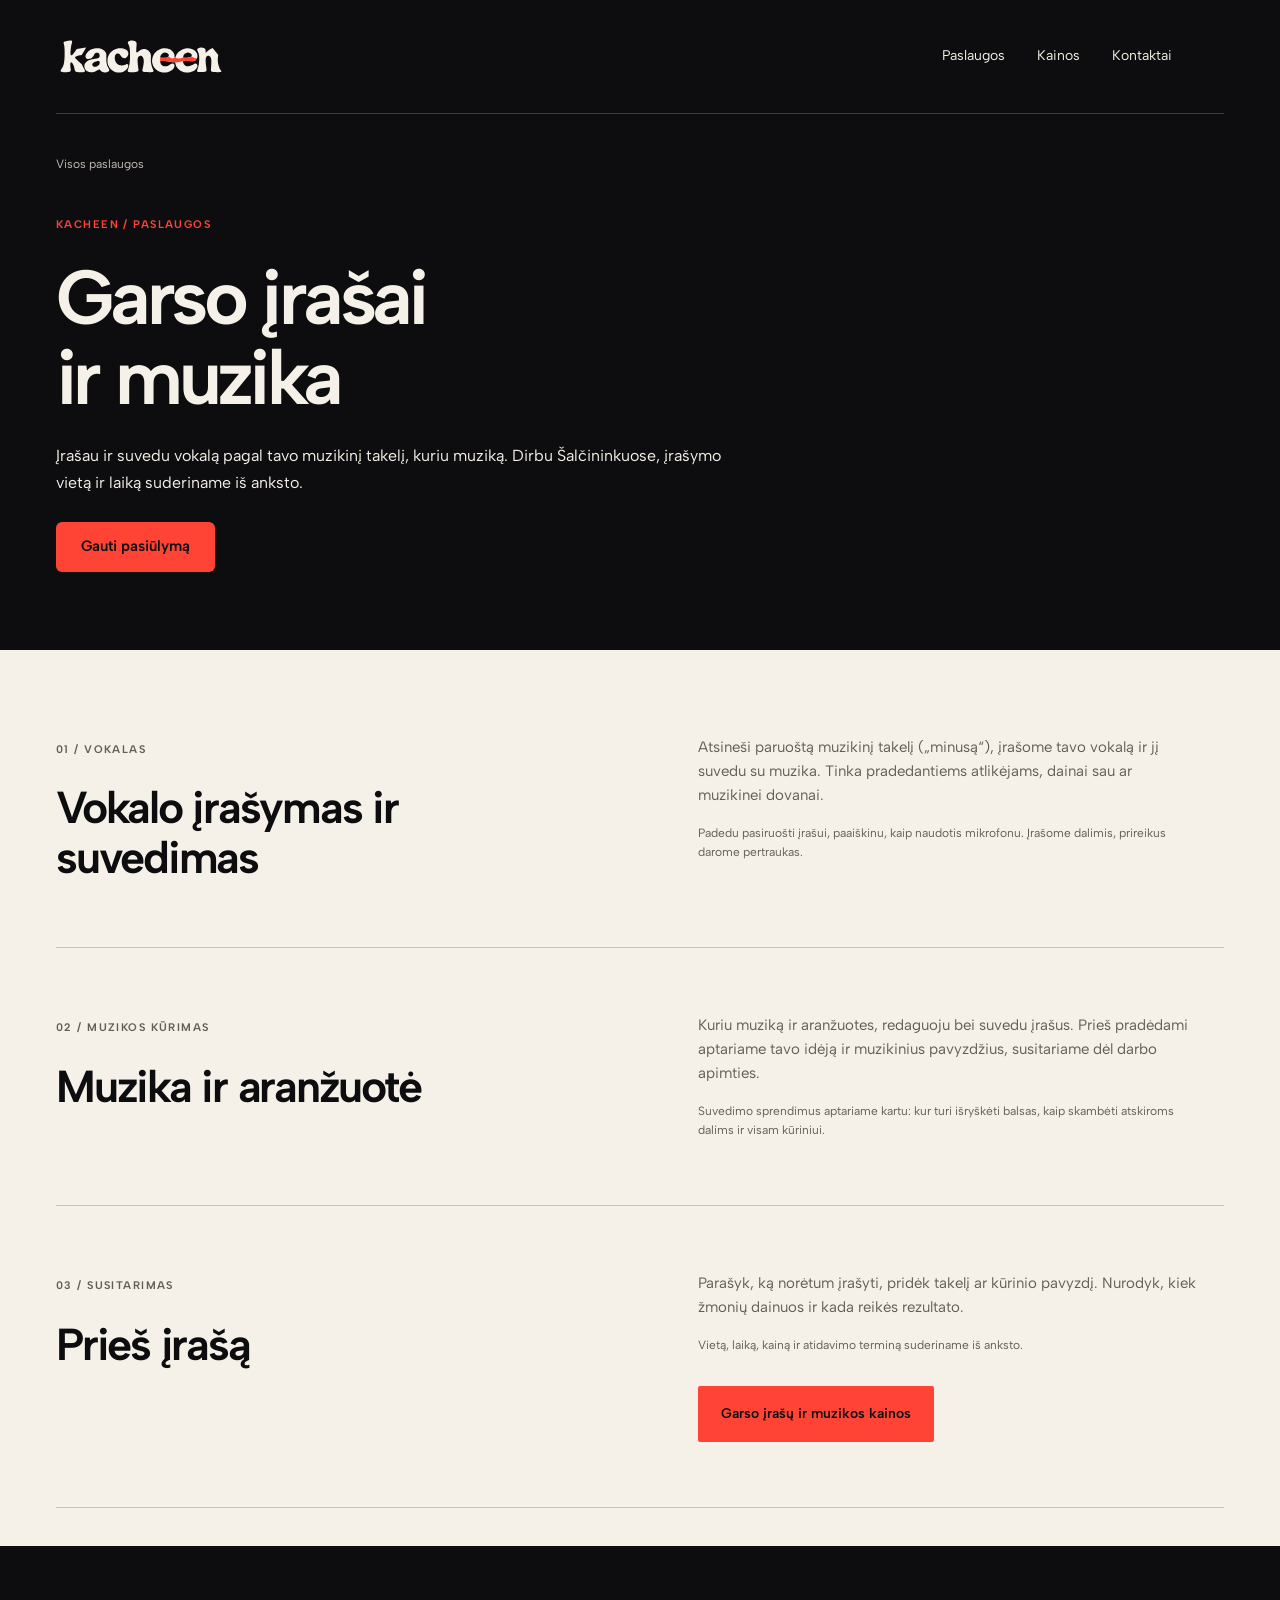
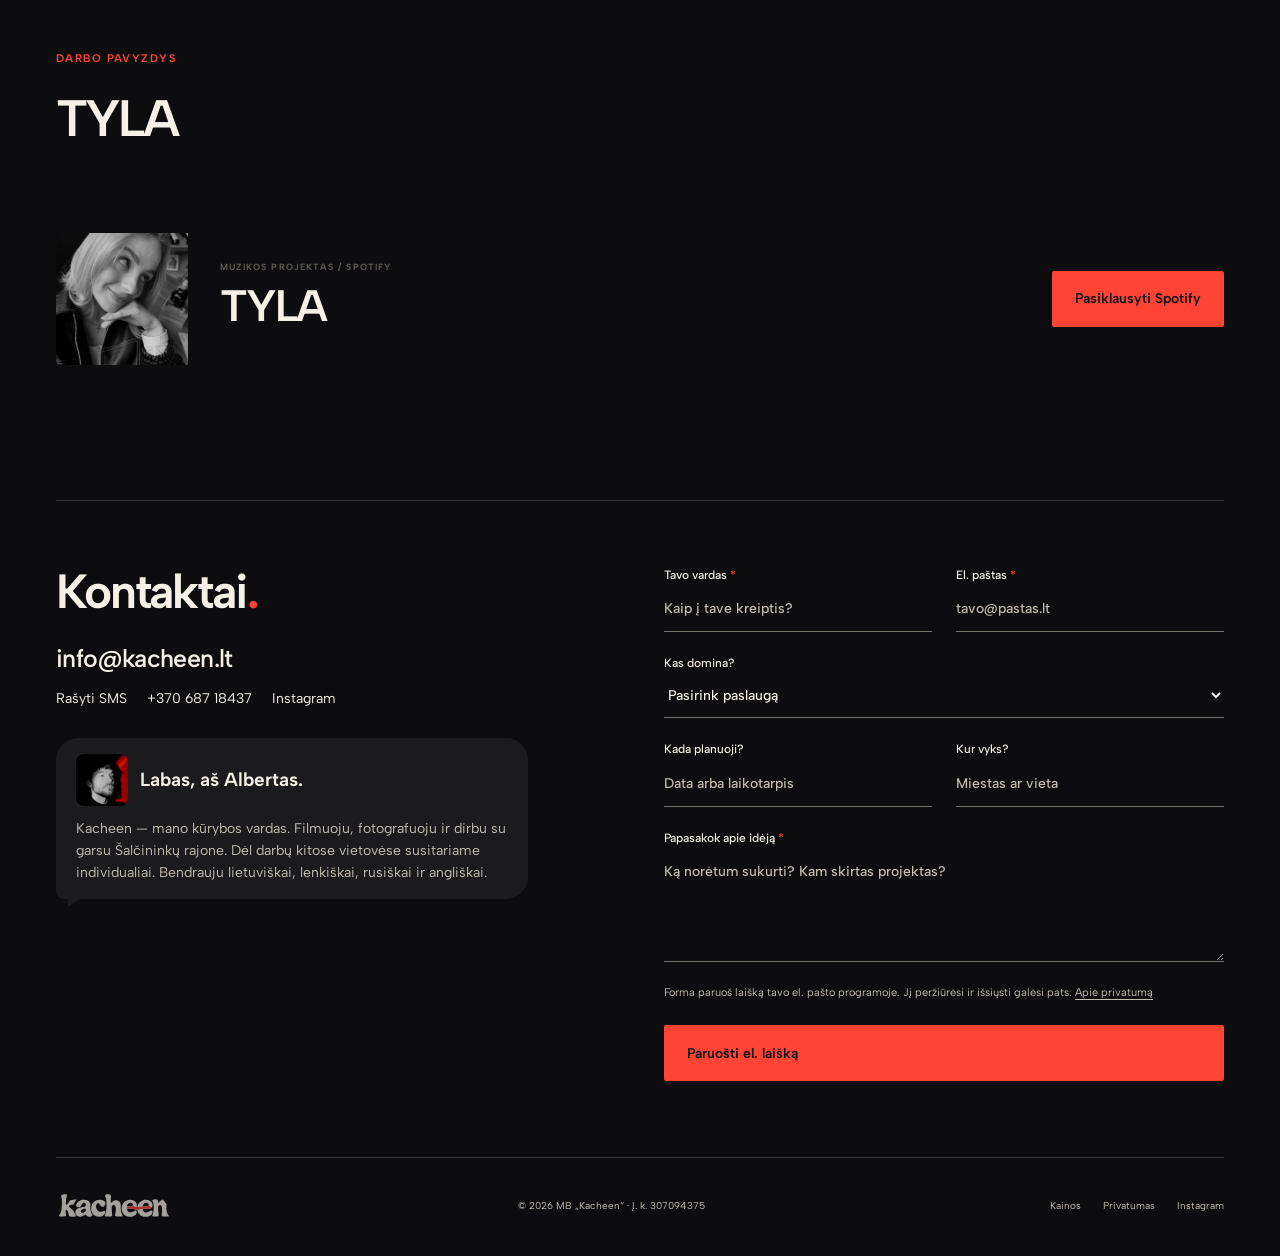
<file: irasu-studija.html>
<!doctype html>
<html lang="lt">
<head>
<meta charset="utf-8"><meta name="viewport" content="width=device-width, initial-scale=1"><meta name="theme-color" content="#0d0d0f">
<title>Įrašų studija Šalčininkuose | Kacheen</title>
<meta name="description" content="Vokalo įrašymas ir suvedimas pagal tavo muzikinį takelį, muzikos kūrimas ir aranžuotės Šalčininkuose. Įrašo vietą ir laiką suderiname iš anksto.">
<link rel="icon" href="/favicon-ee.png" type="image/png" sizes="64x64"><link rel="stylesheet" href="styles.css?v=pasiulymo-mygtukas"><script src="site.js?v=pasiulymo-forma" defer></script>
  <link rel="canonical" href="https://kacheen.lt/irasu-studija.html">
  <meta property="og:url" content="https://kacheen.lt/irasu-studija.html">
  <meta property="og:title" content="Įrašų studija Šalčininkuose | Kacheen">
  <meta property="og:description" content="Vokalo įrašymas ir suvedimas pagal tavo muzikinį takelį, muzikos kūrimas ir aranžuotės Šalčininkuose. Įrašo vietą ir laiką suderiname iš anksto.">
  <meta property="og:type" content="website">
  <meta property="og:locale" content="lt_LT">
  <meta property="og:image" content="https://kacheen.lt/assets/social-cover.png?v=fotografavimas">
  <script type="application/ld+json">{
  "@context": "https://schema.org",
  "@graph": [
    {
      "@type": "Organization",
      "@id": "https://kacheen.lt/#kacheen",
      "name": "Kacheen",
      "legalName": "MB „Kacheen“",
      "url": "https://kacheen.lt/",
      "logo": "https://kacheen.lt/assets/logo.svg",
      "email": "info@kacheen.lt",
      "telephone": "+37068718437",
      "identifier": {
        "@type": "PropertyValue",
        "propertyID": "Įmonės kodas",
        "value": "307094375"
      },
      "founder": {
        "@type": "Person",
        "name": "Albertas Žolnerovič"
      },
      "sameAs": [
        "https://www.instagram.com/kacheen.lt/"
      ]
    },
    {
      "@type": "WebPage",
      "@id": "https://kacheen.lt/irasu-studija.html#page",
      "url": "https://kacheen.lt/irasu-studija.html",
      "name": "Įrašų studija Šalčininkuose | Kacheen",
      "inLanguage": "lt",
      "publisher": {
        "@id": "https://kacheen.lt/#kacheen"
      }
    },
    {
      "@type": "Service",
      "name": "Garso įrašai ir muzika",
      "serviceType": ["Vokalo įrašymas ir suvedimas", "Muzikos kūrimas ir aranžuotė"],
      "provider": {
        "@id": "https://kacheen.lt/#kacheen"
      },
      "areaServed": {
        "@type": "City",
        "name": "Šalčininkai"
      },
      "url": "https://kacheen.lt/irasu-studija.html"
    }
  ]
}</script>
<style>.studio-intro>p:not(.eyebrow){max-width:680px;margin-top:24px;line-height:1.7}.studio-intro>.button{margin-top:26px}</style>
</head>
<body>
<a class="skip-link" href="#turinys">Pereiti prie turinio</a>
  <header class="site-header wrap">
    <a class="brand" href="./" aria-label="Kacheen — pradžia"><img src="assets/logo.svg?v=20261110-brand" alt="Kacheen" width="1783" height="440"></a>
    <nav aria-label="Pagrindinė navigacija">
      <a href="./#paslaugos">Paslaugos</a><a href="kainos.html">Kainos</a><a href="#uzklausa">Kontaktai</a>
    </nav>
  </header>
<main id="turinys">
<section class="price-intro wrap studio-intro"><a class="back-link" href="./#paslaugos">Visos paslaugos</a><p class="eyebrow section-number">KACHEEN / PASLAUGOS</p><h1>Garso įrašai<br>ir muzika</h1><p>Įrašau ir suvedu vokalą pagal tavo muzikinį takelį, kuriu muziką. Dirbu Šalčininkuose, įrašymo vietą ir laiką suderiname iš anksto.</p><a class="button button-red button-offer" href="#enquiry-form" data-service="Garso įrašai ir muzika" data-highlight-enquiry>Gauti pasiūlymą</a></section>
<section class="section-light pricing-section"><div class="wrap">
<article class="price-row"><div class="price-service"><span class="eyebrow">01 / VOKALAS</span><h2>Vokalo įrašymas ir suvedimas</h2></div><div class="price-detail"><p>Atsineši paruoštą muzikinį takelį („minusą“), įrašome tavo vokalą ir jį suvedu su muzika. Tinka pradedantiems atlikėjams, dainai sau ar muzikinei dovanai.</p><p class="detail-note">Padedu pasiruošti įrašui, paaiškinu, kaip naudotis mikrofonu. Įrašome dalimis, prireikus darome pertraukas.</p></div></article>
<article class="price-row"><div class="price-service"><span class="eyebrow">02 / MUZIKOS KŪRIMAS</span><h2>Muzika ir aranžuotė</h2></div><div class="price-detail"><p>Kuriu muziką ir aranžuotes, redaguoju bei suvedu įrašus. Prieš pradėdami aptariame tavo idėją ir muzikinius pavyzdžius, susitariame dėl darbo apimties.</p><p class="detail-note">Suvedimo sprendimus aptariame kartu: kur turi išryškėti balsas, kaip skambėti atskiroms dalims ir visam kūriniui.</p></div></article>
<article class="price-row"><div class="price-service"><span class="eyebrow">03 / SUSITARIMAS</span><h2>Prieš įrašą</h2></div><div class="price-detail"><p>Parašyk, ką norėtum įrašyti, pridėk takelį ar kūrinio pavyzdį. Nurodyk, kiek žmonių dainuos ir kada reikės rezultato.</p><p class="detail-note">Vietą, laiką, kainą ir atidavimo terminą suderiname iš anksto.</p><a class="button button-red" href="kainos.html#garso-irasymas">Garso įrašų ir muzikos kainos</a></div></article>
</div></section>
<section class="wrap section-space"><div class="section-heading"><div><p class="eyebrow section-number">DARBO PAVYZDYS</p><h2>TYLA</h2></div></div><article class="music-project"><img src="assets/tyla.jpg" alt="TYLA singlo viršelis" width="300" height="300" loading="lazy"><div class="music-copy"><p class="eyebrow">MUZIKOS PROJEKTAS / SPOTIFY</p><h3>TYLA</h3></div><a class="button button-red" href="https://open.spotify.com/track/5L6VzbSU3IuOaSRJYtsht5" target="_blank" rel="noopener noreferrer">Pasiklausyti Spotify</a></article></section>

    <section class="site-contact wrap" id="uzklausa" aria-labelledby="contact-title">
      <div>
        <h2 id="contact-title">Kontaktai<span class="red-text" aria-hidden="true">.</span></h2>
        <a class="contact-email" href="mailto:info@kacheen.lt">info@kacheen.lt</a>
        <div class="site-contact-links">
          <a class="text-link" href="sms:+37068718437">Rašyti SMS</a>
          <a class="text-link" href="tel:+37068718437">+370 687 18437</a>
          <a class="text-link" href="https://www.instagram.com/kacheen.lt/" target="_blank" rel="noopener noreferrer">Instagram</a>
        </div>
        <div class="site-contact-bio" id="apie">
          <div class="site-contact-bio-heading">
            <img src="assets/albertas-portrait.jpg" alt="Albertas Žolnerovič" width="576" height="576" loading="lazy">
            <h3>Labas, aš Albertas.</h3>
          </div>
          <p>Kacheen — mano kūrybos vardas. Filmuoju, fotografuoju ir dirbu su garsu Šalčininkų rajone. Dėl darbų kitose vietovėse susitariame individualiai. Bendrauju lietuviškai, lenkiškai, rusiškai ir angliškai.</p>
        </div>
      </div>
      <form class="enquiry-form" id="enquiry-form" aria-label="Užklausos forma">
        <div class="form-pair"><label>Tavo vardas <span aria-hidden="true">*</span><input name="name" autocomplete="name" required maxlength="100" placeholder="Kaip į tave kreiptis?"></label><label>El. paštas <span aria-hidden="true">*</span><input name="email" type="email" autocomplete="email" required maxlength="180" placeholder="tavo@pastas.lt"></label></div>
        <label>Kas domina? <select name="service"><option value="Dar nežinau — aptarkime">Pasirink paslaugą</option><option>Filmavimas ir montavimas</option><option>Fotografavimas</option><option>Garso įrašai ir muzika</option><option>Kitas kūrybinis projektas</option></select></label>
        <div class="form-pair"><label>Kada planuoji? <input name="date" maxlength="120" placeholder="Data arba laikotarpis"></label><label>Kur vyks? <input name="location" maxlength="150" placeholder="Miestas ar vieta"></label></div>
        <label>Papasakok apie idėją <span aria-hidden="true">*</span><textarea name="message" rows="4" required minlength="10" maxlength="4000" placeholder="Ką norėtum sukurti? Kam skirtas projektas?"></textarea></label>
        <p class="form-note">Forma paruoš laišką tavo el. pašto programoje. Jį peržiūrėsi ir išsiųsti galėsi pats. <a href="privatumas.html">Apie privatumą</a></p>
        <button class="button button-red" type="submit">Paruošti el. laišką</button>
        <p id="form-status" class="form-status" role="status"></p>
        <noscript><p>Jei forma neveikia, rašyk tiesiogiai: <a href="mailto:info@kacheen.lt">info@kacheen.lt</a>.</p></noscript>
      </form>
    </section>

</main>
  <footer class="site-footer wrap"><a class="brand footer-brand" href="./" aria-label="Kacheen — pradžia"><img src="assets/logo.svg?v=20261110-brand" alt="Kacheen" width="1783" height="440" loading="lazy"></a><p>© <span data-year>2026</span> MB „Kacheen“ · Į. k. 307094375</p><div><a href="kainos.html">Kainos</a><a href="privatumas.html">Privatumas</a><a href="https://www.instagram.com/kacheen.lt/" target="_blank" rel="noopener noreferrer">Instagram</a></div></footer>
</body>
</html>
</file>
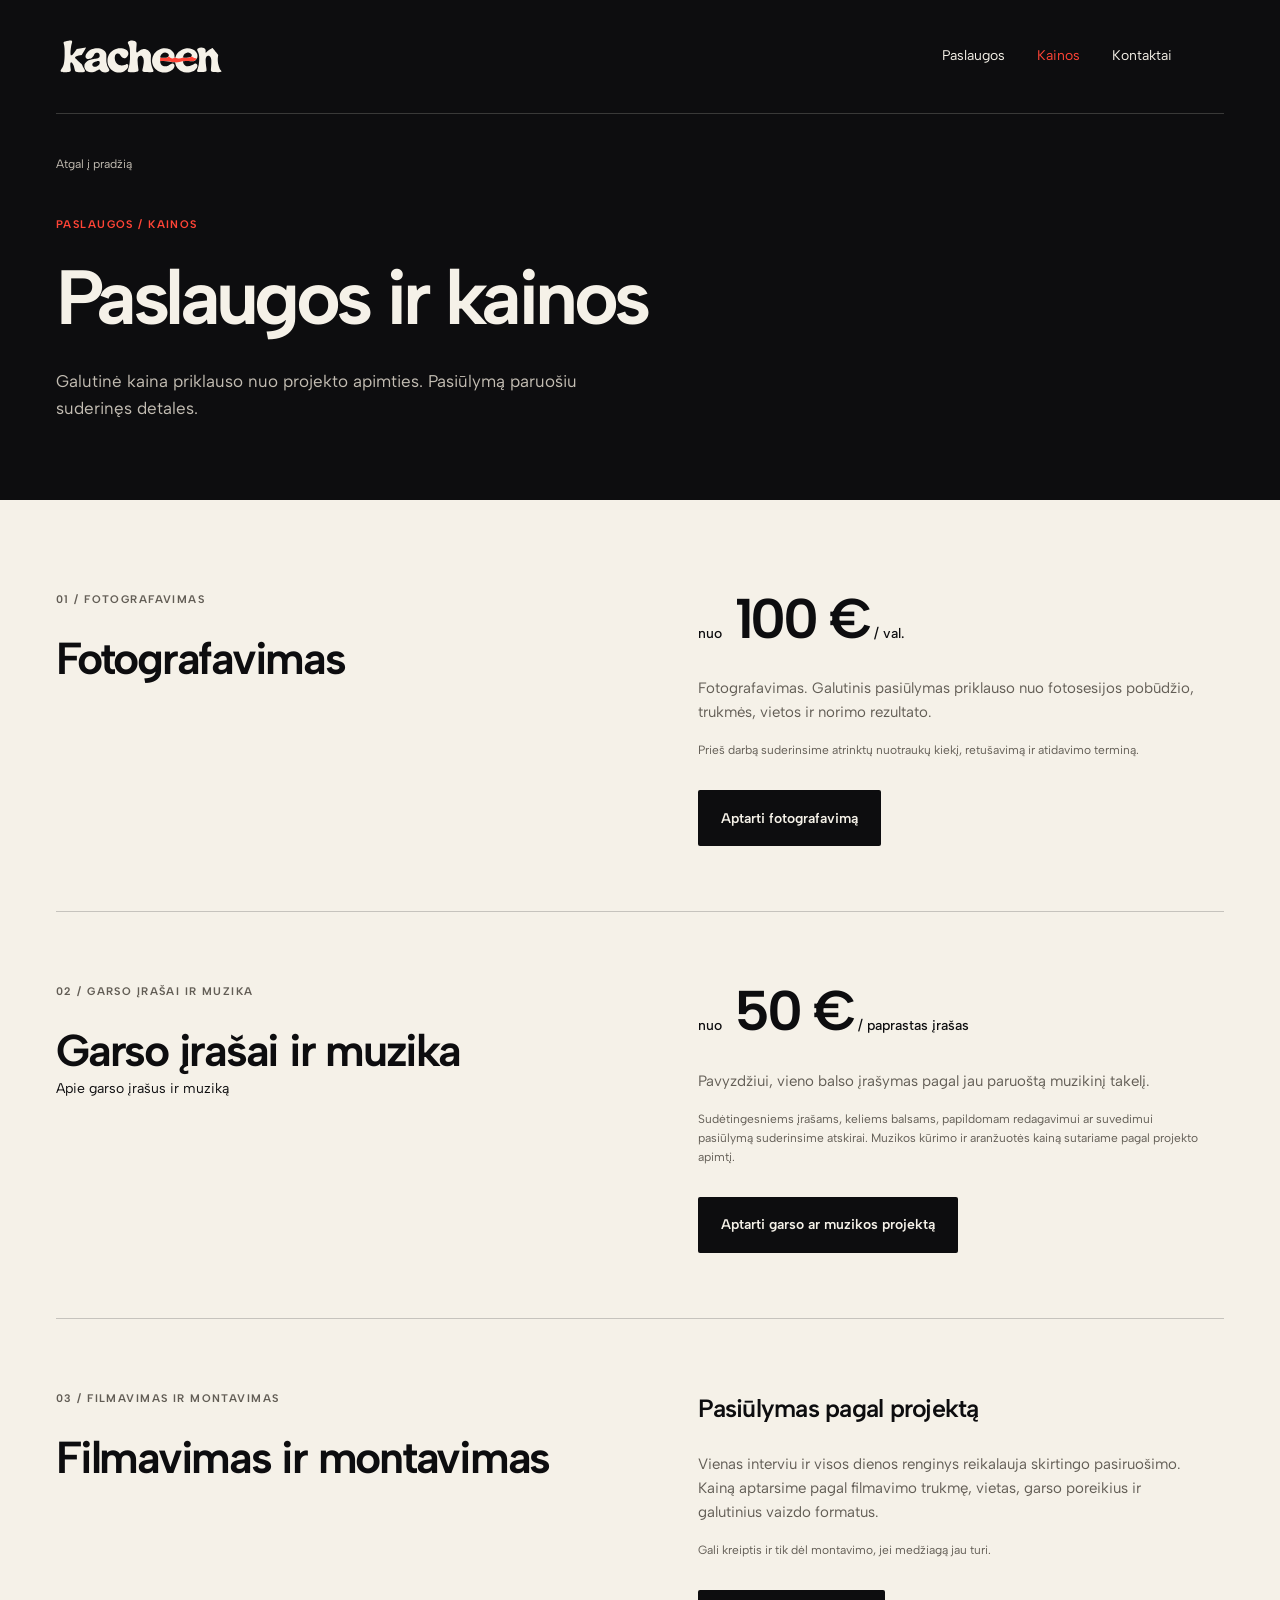
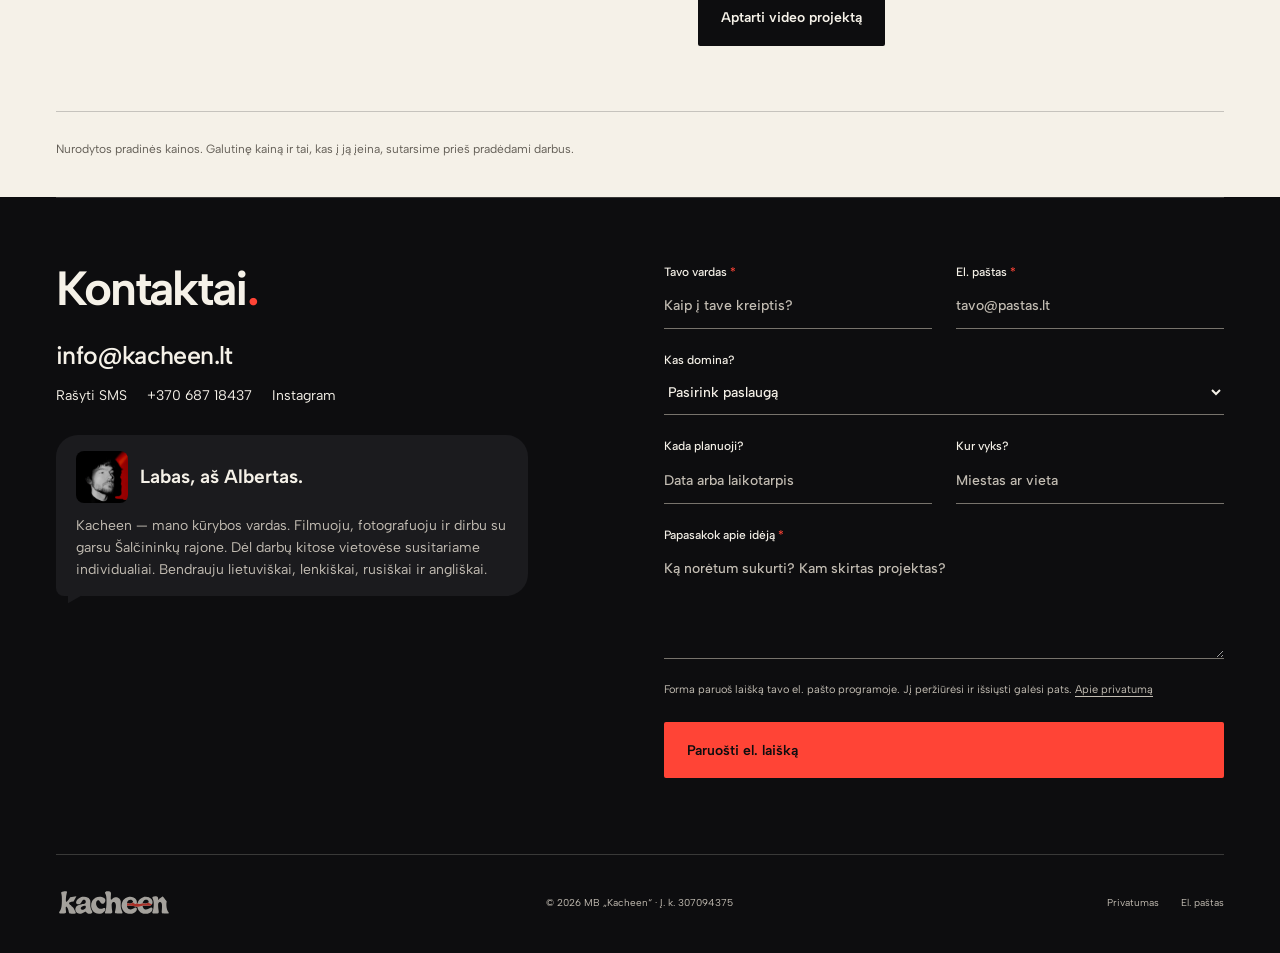
<file: kainos.html>
<!doctype html>
<html lang="lt">
<head>
  <meta charset="utf-8"><meta name="viewport" content="width=device-width, initial-scale=1"><meta name="theme-color" content="#0d0d0f">
  <title>Paslaugos ir kainos — Kacheen</title>
  <meta name="description" content="Kacheen paslaugų kainos: fotografavimas nuo 100 €/val., paprastas balso įrašymas nuo 50 €. Filmavimo ir montavimo pasiūlymai pagal projekto apimtį.">
  <link rel="icon" href="/favicon-ee.png" type="image/png" sizes="64x64"><link rel="stylesheet" href="styles.css?v=bendri-kontaktai"><script src="site.js?v=20261102-contact" defer></script>
  <link rel="canonical" href="https://kacheen.lt/kainos.html">
  <meta property="og:url" content="https://kacheen.lt/kainos.html">
  <meta property="og:title" content="Paslaugos ir kainos — Kacheen">
  <meta property="og:description" content="Kacheen paslaugų kainos: fotografavimas nuo 100 €/val., paprastas balso įrašymas nuo 50 €. Filmavimo ir montavimo pasiūlymai pagal projekto apimtį.">
  <meta property="og:type" content="website">
  <meta property="og:locale" content="lt_LT">
  <meta property="og:image" content="https://kacheen.lt/assets/social-cover.png?v=fotografavimas">
  <script type="application/ld+json">{
  "@context": "https://schema.org",
  "@graph": [
    {
      "@type": "Organization",
      "@id": "https://kacheen.lt/#kacheen",
      "name": "Kacheen",
      "legalName": "MB „Kacheen“",
      "url": "https://kacheen.lt/",
      "logo": "https://kacheen.lt/assets/logo.svg",
      "email": "info@kacheen.lt",
      "telephone": "+37068718437",
      "identifier": {
        "@type": "PropertyValue",
        "propertyID": "Įmonės kodas",
        "value": "307094375"
      },
      "founder": {
        "@type": "Person",
        "name": "Albertas Žolnerovič"
      },
      "sameAs": [
        "https://www.instagram.com/kacheen.lt/"
      ]
    },
    {
      "@type": "WebPage",
      "@id": "https://kacheen.lt/kainos.html#page",
      "url": "https://kacheen.lt/kainos.html",
      "name": "Paslaugos ir kainos — Kacheen",
      "inLanguage": "lt",
      "publisher": {
        "@id": "https://kacheen.lt/#kacheen"
      }
    }
  ]
}</script>
</head>
<body>
  <a class="skip-link" href="#turinys">Pereiti prie turinio</a>
  <header class="site-header wrap"><a class="brand" href="./" aria-label="Kacheen — pradžia"><img src="assets/logo.svg?v=20261110-brand" alt="Kacheen" width="1783" height="440"></a><nav aria-label="Pagrindinė navigacija">
      <a href="./#paslaugos">Paslaugos</a><a href="kainos.html" aria-current="page">Kainos</a><a href="#uzklausa">Kontaktai</a>
    </nav></header>
  <main id="turinys">
    <section class="price-intro wrap"><a class="back-link" href="./">Atgal į pradžią</a><p class="eyebrow section-number">PASLAUGOS / KAINOS</p><h1>Paslaugos ir kainos</h1><p>Galutinė kaina priklauso nuo projekto apimties. Pasiūlymą paruošiu suderinęs detales.</p></section>
    <section class="section-light pricing-section"><div class="wrap">
      <article class="price-row" id="fotografavimas"><div class="price-service"><span class="eyebrow">01 / FOTOGRAFAVIMAS</span><h2>Fotografavimas</h2></div><div class="price-detail"><p class="price"><span>nuo</span> 100 €<span> / val.</span></p><p>Fotografavimas. Galutinis pasiūlymas priklauso nuo fotosesijos pobūdžio, trukmės, vietos ir norimo rezultato.</p><p class="detail-note">Prieš darbą suderinsime atrinktų nuotraukų kiekį, retušavimą ir atidavimo terminą.</p><a class="button button-dark" href="#uzklausa" data-service="Fotografavimas">Aptarti fotografavimą</a></div></article>
      <article class="price-row" id="garso-irasymas"><div class="price-service"><span class="eyebrow">02 / GARSO ĮRAŠAI IR MUZIKA</span><h2>Garso įrašai ir muzika</h2><a class="text-link" href="irasu-studija.html">Apie garso įrašus ir muziką</a></div><div class="price-detail"><p class="price"><span>nuo</span> 50 €<span> / paprastas įrašas</span></p><p>Pavyzdžiui, vieno balso įrašymas pagal jau paruoštą muzikinį takelį.</p><p class="detail-note">Sudėtingesniems įrašams, keliems balsams, papildomam redagavimui ar suvedimui pasiūlymą suderinsime atskirai. Muzikos kūrimo ir aranžuotės kainą sutariame pagal projekto apimtį.</p><a class="button button-dark" href="#uzklausa" data-service="Garso įrašai ir muzika">Aptarti garso ar muzikos projektą</a></div></article>
      <article class="price-row" id="filmavimas"><div class="price-service"><span class="eyebrow">03 / FILMAVIMAS IR MONTAVIMAS</span><h2>Filmavimas ir montavimas</h2></div><div class="price-detail"><p class="custom-price">Pasiūlymas pagal projektą</p><p>Vienas interviu ir visos dienos renginys reikalauja skirtingo pasiruošimo. Kainą aptarsime pagal filmavimo trukmę, vietas, garso poreikius ir galutinius vaizdo formatus.</p><p class="detail-note">Gali kreiptis ir tik dėl montavimo, jei medžiagą jau turi.</p><a class="button button-dark" href="#uzklausa" data-service="Filmavimas ir montavimas">Aptarti video projektą</a></div></article>
      <p class="pricing-footnote">Nurodytos pradinės kainos. Galutinę kainą ir tai, kas į ją įeina, sutarsime prieš pradėdami darbus.</p>
    </div></section>
    <section class="site-contact wrap" id="uzklausa" aria-labelledby="contact-title">
      <div>
        <h2 id="contact-title">Kontaktai<span class="red-text" aria-hidden="true">.</span></h2>
        <a class="contact-email" href="mailto:info@kacheen.lt">info@kacheen.lt</a>
        <div class="site-contact-links">
          <a class="text-link" href="sms:+37068718437">Rašyti SMS</a>
          <a class="text-link" href="tel:+37068718437">+370 687 18437</a>
          <a class="text-link" href="https://www.instagram.com/kacheen.lt/" target="_blank" rel="noopener noreferrer">Instagram</a>
        </div>
        <div class="site-contact-bio" id="apie">
          <div class="site-contact-bio-heading">
            <img src="assets/albertas-portrait.jpg" alt="Albertas Žolnerovič" width="576" height="576" loading="lazy">
            <h3>Labas, aš Albertas.</h3>
          </div>
          <p>Kacheen — mano kūrybos vardas. Filmuoju, fotografuoju ir dirbu su garsu Šalčininkų rajone. Dėl darbų kitose vietovėse susitariame individualiai. Bendrauju lietuviškai, lenkiškai, rusiškai ir angliškai.</p>
        </div>
      </div>
      <form class="enquiry-form" id="enquiry-form" aria-label="Užklausos forma">
        <div class="form-pair"><label>Tavo vardas <span aria-hidden="true">*</span><input name="name" autocomplete="name" required maxlength="100" placeholder="Kaip į tave kreiptis?"></label><label>El. paštas <span aria-hidden="true">*</span><input name="email" type="email" autocomplete="email" required maxlength="180" placeholder="tavo@pastas.lt"></label></div>
        <label>Kas domina? <select name="service"><option value="Dar nežinau — aptarkime">Pasirink paslaugą</option><option>Filmavimas ir montavimas</option><option>Fotografavimas</option><option>Garso įrašai ir muzika</option><option>Kitas kūrybinis projektas</option></select></label>
        <div class="form-pair"><label>Kada planuoji? <input name="date" maxlength="120" placeholder="Data arba laikotarpis"></label><label>Kur vyks? <input name="location" maxlength="150" placeholder="Miestas ar vieta"></label></div>
        <label>Papasakok apie idėją <span aria-hidden="true">*</span><textarea name="message" rows="4" required minlength="10" maxlength="4000" placeholder="Ką norėtum sukurti? Kam skirtas projektas?"></textarea></label>
        <p class="form-note">Forma paruoš laišką tavo el. pašto programoje. Jį peržiūrėsi ir išsiųsti galėsi pats. <a href="privatumas.html">Apie privatumą</a></p>
        <button class="button button-red" type="submit">Paruošti el. laišką</button>
        <p id="form-status" class="form-status" role="status"></p>
        <noscript><p>Jei forma neveikia, rašyk tiesiogiai: <a href="mailto:info@kacheen.lt">info@kacheen.lt</a>.</p></noscript>
      </form>
    </section>
  </main>
  <footer class="site-footer wrap"><a class="brand footer-brand" href="./" aria-label="Kacheen — pradžia"><img src="assets/logo.svg?v=20261110-brand" alt="Kacheen" width="1783" height="440"></a><p>© <span data-year>2026</span> MB „Kacheen“ · Į. k. 307094375</p><div><a href="privatumas.html">Privatumas</a><a href="mailto:info@kacheen.lt">El. paštas</a></div></footer>
</body>
</html>
</file>
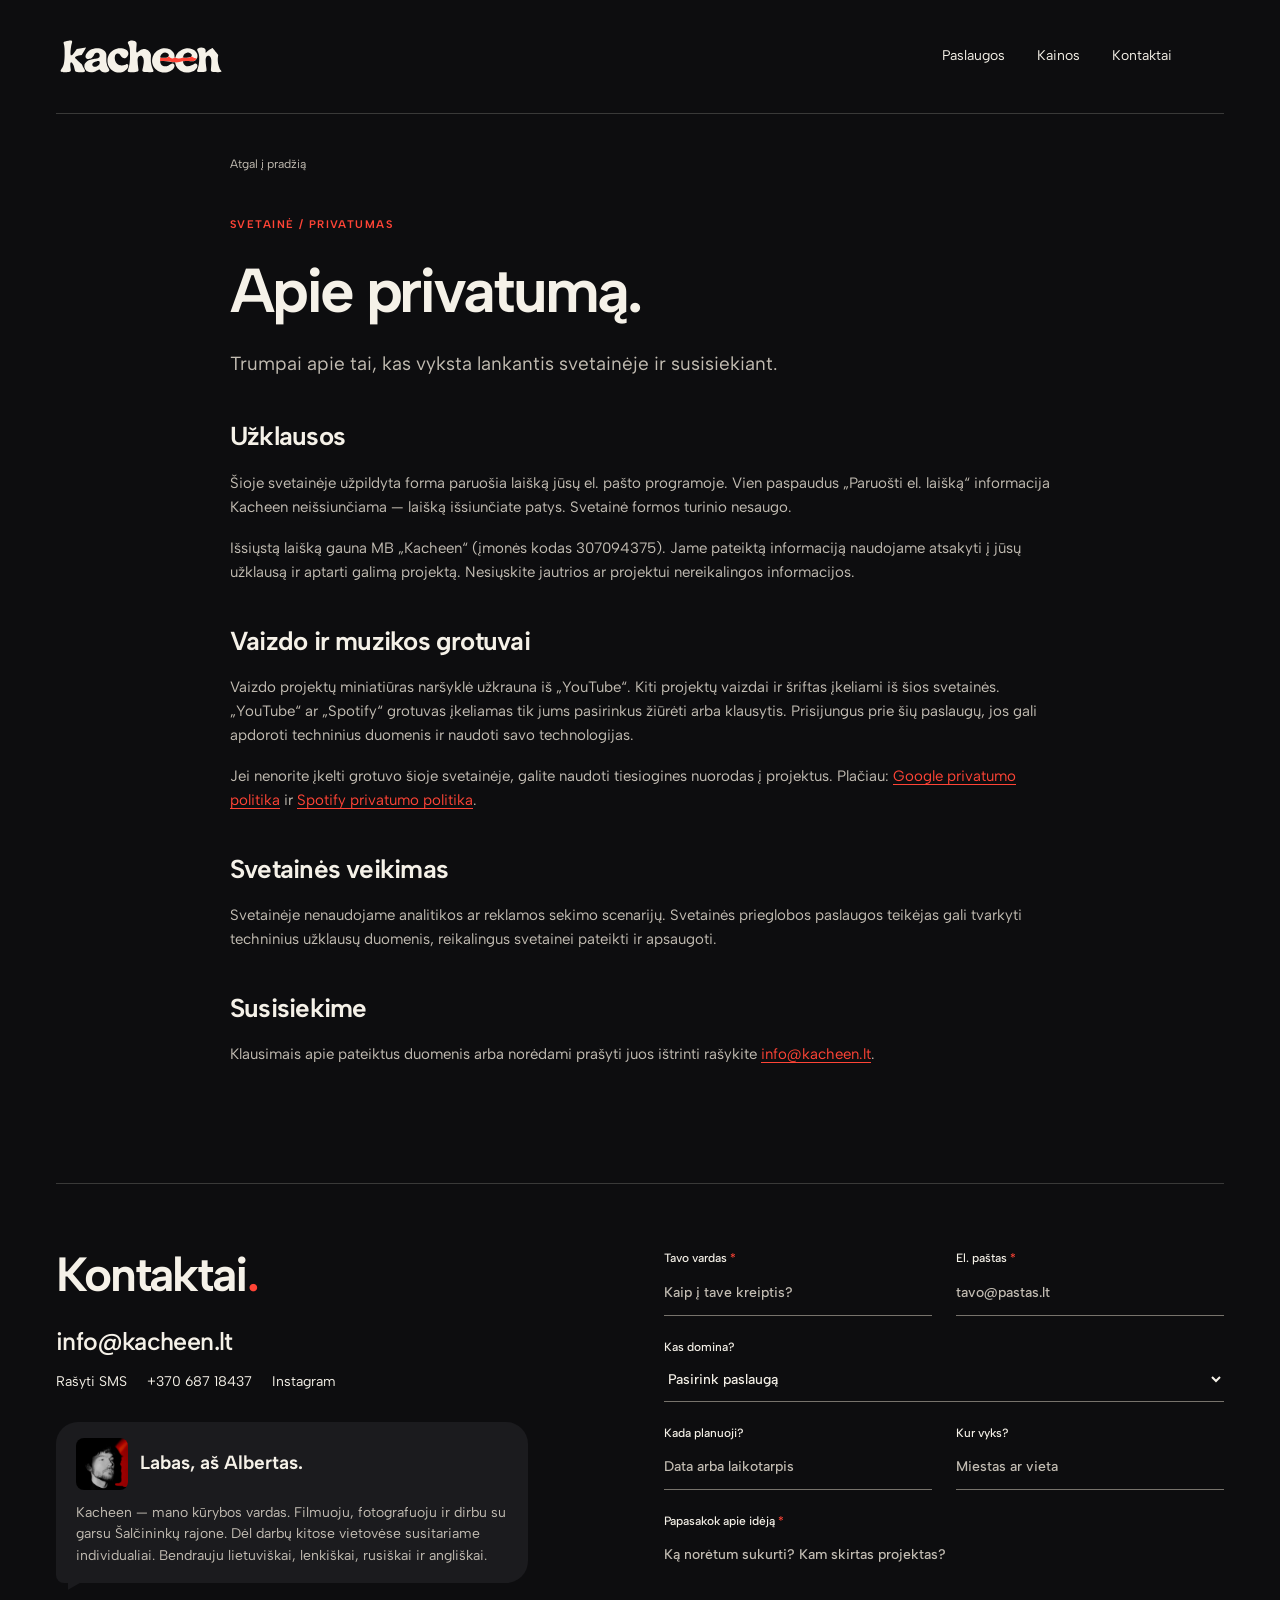
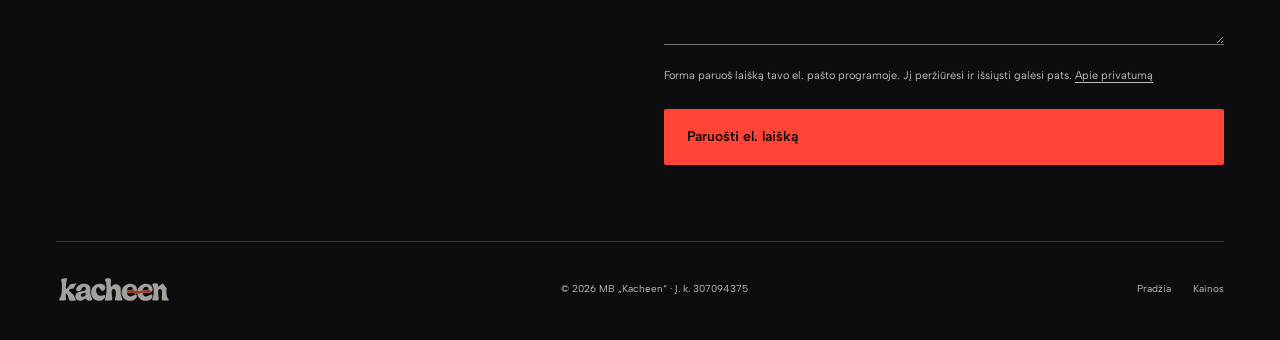
<file: privatumas.html>
<!doctype html>
<html lang="lt">
<head><meta charset="utf-8"><meta name="viewport" content="width=device-width, initial-scale=1"><meta name="theme-color" content="#0d0d0f"><title>Privatumas — Kacheen</title><meta name="description" content="Kaip veikia Kacheen svetainės užklausos ir išoriniai medijos grotuvai."><link rel="icon" href="/favicon-ee.png" type="image/png" sizes="64x64"><link rel="stylesheet" href="styles.css?v=bendri-kontaktai"><script src="site.js?v=20261102-contact" defer></script>  <link rel="canonical" href="https://kacheen.lt/privatumas.html">
  <meta property="og:url" content="https://kacheen.lt/privatumas.html">
  <meta property="og:title" content="Privatumas — Kacheen">
  <meta property="og:description" content="Kaip veikia Kacheen svetainės užklausos ir išoriniai medijos grotuvai.">
  <meta property="og:type" content="website">
  <meta property="og:locale" content="lt_LT">
  <meta property="og:image" content="https://kacheen.lt/assets/social-cover.png?v=fotografavimas">
  <script type="application/ld+json">{
  "@context": "https://schema.org",
  "@graph": [
    {
      "@type": "Organization",
      "@id": "https://kacheen.lt/#kacheen",
      "name": "Kacheen",
      "legalName": "MB „Kacheen“",
      "url": "https://kacheen.lt/",
      "logo": "https://kacheen.lt/assets/logo.svg",
      "email": "info@kacheen.lt",
      "telephone": "+37068718437",
      "identifier": {
        "@type": "PropertyValue",
        "propertyID": "Įmonės kodas",
        "value": "307094375"
      },
      "founder": {
        "@type": "Person",
        "name": "Albertas Žolnerovič"
      },
      "sameAs": [
        "https://www.instagram.com/kacheen.lt/"
      ]
    },
    {
      "@type": "WebPage",
      "@id": "https://kacheen.lt/privatumas.html#page",
      "url": "https://kacheen.lt/privatumas.html",
      "name": "Privatumas — Kacheen",
      "inLanguage": "lt",
      "publisher": {
        "@id": "https://kacheen.lt/#kacheen"
      }
    }
  ]
}</script>
</head>
<body><a class="skip-link" href="#turinys">Pereiti prie turinio</a><header class="site-header wrap"><a class="brand" href="./" aria-label="Kacheen — pradžia"><img src="assets/logo.svg?v=20261110-brand" alt="Kacheen" width="1783" height="440"></a><nav aria-label="Pagrindinė navigacija">
      <a href="./#paslaugos">Paslaugos</a><a href="kainos.html">Kainos</a><a href="#uzklausa">Kontaktai</a>
    </nav></header>
<main id="turinys"><div class="wrap legal-page"><a class="back-link" href="./">Atgal į pradžią</a><p class="eyebrow section-number">SVETAINĖ / PRIVATUMAS</p><h1>Apie privatumą.</h1><p class="legal-lead">Trumpai apie tai, kas vyksta lankantis svetainėje ir susisiekiant.</p><h2>Užklausos</h2><p>Šioje svetainėje užpildyta forma paruošia laišką jūsų el. pašto programoje. Vien paspaudus „Paruošti el. laišką“ informacija Kacheen neišsiunčiama — laišką išsiunčiate patys. Svetainė formos turinio nesaugo.</p><p>Išsiųstą laišką gauna MB „Kacheen“ (įmonės kodas 307094375). Jame pateiktą informaciją naudojame atsakyti į jūsų užklausą ir aptarti galimą projektą. Nesiųskite jautrios ar projektui nereikalingos informacijos.</p><h2>Vaizdo ir muzikos grotuvai</h2><p>Vaizdo projektų miniatiūras naršyklė užkrauna iš „YouTube“. Kiti projektų vaizdai ir šriftas įkeliami iš šios svetainės. „YouTube“ ar „Spotify“ grotuvas įkeliamas tik jums pasirinkus žiūrėti arba klausytis. Prisijungus prie šių paslaugų, jos gali apdoroti techninius duomenis ir naudoti savo technologijas.</p><p>Jei nenorite įkelti grotuvo šioje svetainėje, galite naudoti tiesiogines nuorodas į projektus. Plačiau: <a href="https://policies.google.com/privacy" target="_blank" rel="noopener noreferrer">Google privatumo politika</a> ir <a href="https://www.spotify.com/legal/privacy-policy/" target="_blank" rel="noopener noreferrer">Spotify privatumo politika</a>.</p><h2>Svetainės veikimas</h2><p>Svetainėje nenaudojame analitikos ar reklamos sekimo scenarijų. Svetainės prieglobos paslaugos teikėjas gali tvarkyti techninius užklausų duomenis, reikalingus svetainei pateikti ir apsaugoti.</p><h2>Susisiekime</h2><p>Klausimais apie pateiktus duomenis arba norėdami prašyti juos ištrinti rašykite <a href="mailto:info@kacheen.lt">info@kacheen.lt</a>.</p></div>
    <section class="site-contact wrap" id="uzklausa" aria-labelledby="contact-title">
      <div>
        <h2 id="contact-title">Kontaktai<span class="red-text" aria-hidden="true">.</span></h2>
        <a class="contact-email" href="mailto:info@kacheen.lt">info@kacheen.lt</a>
        <div class="site-contact-links">
          <a class="text-link" href="sms:+37068718437">Rašyti SMS</a>
          <a class="text-link" href="tel:+37068718437">+370 687 18437</a>
          <a class="text-link" href="https://www.instagram.com/kacheen.lt/" target="_blank" rel="noopener noreferrer">Instagram</a>
        </div>
        <div class="site-contact-bio" id="apie">
          <div class="site-contact-bio-heading">
            <img src="assets/albertas-portrait.jpg" alt="Albertas Žolnerovič" width="576" height="576" loading="lazy">
            <h3>Labas, aš Albertas.</h3>
          </div>
          <p>Kacheen — mano kūrybos vardas. Filmuoju, fotografuoju ir dirbu su garsu Šalčininkų rajone. Dėl darbų kitose vietovėse susitariame individualiai. Bendrauju lietuviškai, lenkiškai, rusiškai ir angliškai.</p>
        </div>
      </div>
      <form class="enquiry-form" id="enquiry-form" aria-label="Užklausos forma">
        <div class="form-pair"><label>Tavo vardas <span aria-hidden="true">*</span><input name="name" autocomplete="name" required maxlength="100" placeholder="Kaip į tave kreiptis?"></label><label>El. paštas <span aria-hidden="true">*</span><input name="email" type="email" autocomplete="email" required maxlength="180" placeholder="tavo@pastas.lt"></label></div>
        <label>Kas domina? <select name="service"><option value="Dar nežinau — aptarkime">Pasirink paslaugą</option><option>Filmavimas ir montavimas</option><option>Fotografavimas</option><option>Garso įrašai ir muzika</option><option>Kitas kūrybinis projektas</option></select></label>
        <div class="form-pair"><label>Kada planuoji? <input name="date" maxlength="120" placeholder="Data arba laikotarpis"></label><label>Kur vyks? <input name="location" maxlength="150" placeholder="Miestas ar vieta"></label></div>
        <label>Papasakok apie idėją <span aria-hidden="true">*</span><textarea name="message" rows="4" required minlength="10" maxlength="4000" placeholder="Ką norėtum sukurti? Kam skirtas projektas?"></textarea></label>
        <p class="form-note">Forma paruoš laišką tavo el. pašto programoje. Jį peržiūrėsi ir išsiųsti galėsi pats. <a href="privatumas.html">Apie privatumą</a></p>
        <button class="button button-red" type="submit">Paruošti el. laišką</button>
        <p id="form-status" class="form-status" role="status"></p>
        <noscript><p>Jei forma neveikia, rašyk tiesiogiai: <a href="mailto:info@kacheen.lt">info@kacheen.lt</a>.</p></noscript>
      </form>
    </section>
</main>
<footer class="site-footer wrap"><a class="brand footer-brand" href="./" aria-label="Kacheen — pradžia"><img src="assets/logo.svg?v=20261110-brand" alt="Kacheen" width="1783" height="440"></a><p>© <span data-year>2026</span> MB „Kacheen“ · Į. k. 307094375</p><div><a href="./">Pradžia</a><a href="kainos.html">Kainos</a></div></footer></body></html>
</file>
<file: guitar-drills/style.css>
@font-face {
  font-family: "Albert Sans";
  src: url("brand/albert-sans.ttf") format("truetype");
  font-weight: 100 900;
  font-display: swap;
}

:root {
  color-scheme: dark;
  font-family: "Albert Sans", system-ui, sans-serif;
  color: #f5f1e8;
  background: #0d0d0f;
  --accent: #8dbdb1;
  --accent-hover: #a8cec4;
  --root-note: #f5f1e8;
  --upper-note: var(--accent);
  --muted: #c3bdb3;
}

* { box-sizing: border-box; }
[hidden] { display: none !important; }

body {
  margin: 0;
  min-height: 100svh;
  display: grid;
  place-items: center;
  padding: 28px 20px;
}

main { width: min(100%, 850px); }

.brand {
  display: grid;
  justify-items: center;
  flex-shrink: 0;
  gap: 4px;
}

.support-link {
  padding: 4px 2px;
  color: var(--muted);
  font-size: .75rem;
  text-underline-offset: .2em;
}

.support-link:hover, .support-link:focus-visible { color: var(--accent-hover); }

.app-header {
  display: flex;
  align-items: center;
  justify-content: space-between;
  gap: 20px;
  margin-bottom: 22px;
}

.brand-logo {
  display: block;
  width: clamp(88px, 18vw, 132px);
  height: auto;
}

h1 {
  margin: 0;
  font-size: clamp(1.4rem, 4vw, 1.8rem);
  font-weight: 700;
  letter-spacing: -.04em;
}

.prompt {
  display: grid;
  align-items: center;
  position: relative;
  isolation: isolate;
  overflow: hidden;
  min-height: 320px;
  padding: 28px 16px 52px;
  border: 1px solid #49464b;
  border-radius: 20px;
  background: #202024;
  text-align: center;
}

.prompt-content, #answer { grid-area: 1 / 1; }

/* Both views size the same grid area, even when one is hidden. */
.prompt-content[hidden], #answer[hidden] {
  display: block !important;
  visibility: hidden;
}

#interval-answer[hidden] {
  display: flex !important;
  visibility: hidden;
}

.strings {
  position: absolute;
  z-index: -1;
  inset: 0;
  opacity: .44;
  background:
    linear-gradient(90deg, transparent, #202024 36%, #202024 64%, transparent),
    repeating-linear-gradient(0deg, transparent 0 21px, #57464a 21px 22px) center / 100% 132px no-repeat,
    repeating-linear-gradient(90deg, transparent 0 59px, #443c40 59px 60px) center / 100% 132px no-repeat;
  mask-image: linear-gradient(90deg, transparent, #000 14% 86%, transparent);
}

.prompt-label {
  display: block;
  color: var(--muted);
  font-weight: 600;
  font-size: .95rem;
}

.note {
  display: block;
  color: var(--root-note);
  font: 800 clamp(6rem, 23vw, 9rem)/1 "Albert Sans", system-ui, sans-serif;
}

#instruction { margin: 12px 0 0; color: #e4ded6; }

.answer-heading {
  display: flex;
  justify-content: center;
  align-items: baseline;
  gap: 10px;
  margin-bottom: 12px;
}

.answer-heading strong { color: var(--accent); font-size: 1.55rem; line-height: 1.25; }
#answer .answer-heading { min-height: 1.9375rem; }
#answer { min-width: 0; }
.answer-views {
  display: grid;
  grid-template-columns: minmax(0, 1fr);
}
.answer-views > div { grid-area: 1 / 1; }
.answer-views > div[hidden] {
  display: block !important;
  visibility: hidden;
}
#chord-answer .chord-diagram { text-align: left; }
.fretboard-scroll { overflow-x: auto; border-radius: 8px; }

.fretboard {
  width: 100%;
  min-width: 700px;
  border-collapse: separate;
  border-spacing: 0;
  table-layout: fixed;
  font-size: .75rem;
}

.fretboard th, .fretboard td { height: 27px; padding: 0; }
.fretboard thead { color: var(--muted); }
.fretboard th:first-child {
  position: sticky;
  left: 0;
  z-index: 1;
  width: 28px;
  background: #202024;
}

.fretboard td {
  border-right: 1px solid #61585c;
  background: linear-gradient(#958785, #958785) center / 100% 1px no-repeat #2b2526;
}

.fretboard td:first-of-type {
  border-right: 3px solid #c3bdb3;
  background-color: #202024;
}

.fretboard .fret-marker { position: relative; }

.fretboard .fret-marker::after {
  content: "";
  position: absolute;
  left: 50%;
  bottom: 0;
  width: 6px;
  height: 6px;
  border-radius: 50%;
  background: var(--muted);
  opacity: .65;
  transform: translate(-50%, 50%);
  pointer-events: none;
}

.fretboard .match span {
  display: inline-grid;
  place-items: center;
  width: 21px;
  height: 21px;
  border-radius: 50%;
  background: var(--root-note);
  color: #0d0d0f;
  font-weight: 700;
}

.fretboard .upper span { background: var(--upper-note); }
.fretboard .root.upper span {
  background: linear-gradient(135deg, var(--root-note) 50%, var(--upper-note) 50%);
}

.answer-key {
  display: flex;
  flex-wrap: wrap;
  justify-content: center;
  align-items: center;
  gap: 10px;
  margin-top: 10px;
  color: var(--muted);
  font-size: .8rem;
}
.answer-key i {
  display: inline-block;
  width: .65rem;
  height: .65rem;
  border-radius: 50%;
}
.root-swatch { background: var(--root-note); }
.upper-swatch { background: var(--upper-note); }

.fretboard-caption { color: var(--muted); font-size: .78rem; margin: 9px 0 0; }
.scroll-hint { display: none; }

.countdown {
  position: absolute;
  inset: auto 20px 18px;
  display: grid;
  grid-template-columns: 3ch 1fr;
  gap: 12px;
  align-items: center;
  color: var(--muted);
  font-size: .8rem;
  font-variant-numeric: tabular-nums;
}

.track { height: 5px; border-radius: 5px; background: #3d383d; overflow: hidden; }
#bar { height: 100%; background: var(--accent); transform-origin: left; }

fieldset {
  display: grid;
  grid-template-columns: repeat(4, minmax(0, 1fr));
  gap: 12px;
  padding: 0;
  border: 0;
  margin: 20px 0 14px;
}

label { display: grid; gap: 7px; color: var(--muted); font-size: .9rem; font-weight: 600; }
#settings > label { align-self: start; }
#settings > label:nth-last-child(2) { grid-column: span 2; }

#exercise-types {
  grid-column: 1 / -1;
  display: block;
  min-inline-size: 0;
  margin: 0;
  padding: 10px 12px 12px;
  border: 1px solid #49464b;
  border-radius: 10px;
}

#exercise-types legend, #exercise-types summary {
  color: var(--muted);
  font-size: .9rem;
  font-weight: 600;
}

.exercise-choices {
  display: flex;
  flex-wrap: wrap;
  gap: 6px 14px;
}

#exercise-types details { margin-top: 10px; }
#exercise-types summary { width: fit-content; cursor: pointer; }
#exercise-types details .exercise-choices { margin-top: 8px; }
.selection-count { color: var(--accent); }
#positions-hint { font-size: .8rem; font-weight: 400; }
#positions-hint[hidden] {
  display: block !important;
  visibility: hidden;
}

select, button {
  min-height: 50px;
  border-radius: 10px;
  font: inherit;
}

select {
  width: 100%;
  border: 1px solid #49464b;
  border-radius: 18px;
  padding: 0 14px;
  background: #1b1b1e;
  color: #f5f1e8;
}

select:disabled { opacity: .68; }

@supports (appearance: base-select) and selector(select::picker(select)) {
  select, select::picker(select) {
    appearance: base-select;
  }

  select {
    align-items: center;
    gap: 8px;
    cursor: pointer;
  }

  select::picker-icon { color: var(--muted); }
  select:open::picker-icon { color: var(--accent); }

  select::picker(select) {
    margin-block: 6px;
    padding: 5px;
    border: 1px solid #585459;
    border-radius: 18px;
    background: #202024;
    color: #f5f1e8;
    box-shadow: 0 12px 28px #0006;
  }

  select option {
    min-height: 38px;
    padding: 7px 11px;
    border-radius: 12px;
    overflow-wrap: anywhere;
  }

  select option:checked {
    background: var(--accent);
    color: #0d0d0f;
  }

  select option:not(:checked, :disabled):is(:hover, :focus-visible) {
    background: #353036;
  }

  select option:disabled { opacity: .55; }
  select optgroup > legend, select optgroup::before { color: var(--muted); }
}

button {
  width: 100%;
  border: 1px solid transparent;
  background: var(--accent);
  color: #0d0d0f;
  font-weight: 700;
  cursor: pointer;
}

button:hover { background: var(--accent-hover); }
button:disabled { opacity: .55; cursor: default; }
button.running { background: #1b1b1e; border-color: #77736c; color: #f5f1e8; }
button.running:hover { background: #29292d; }
.practice-actions { display: flex; gap: 12px; }
.practice-actions button { flex: 1; }
.sound-status { color: var(--muted); font-size: .85rem; margin: 10px 0 0; }
#practice-shortcut { color: var(--muted); font-size: .8rem; margin: 8px 0 0; text-align: center; }
:focus-visible { outline: 2px solid #f5f1e8; outline-offset: 3px; }

.sr-only {
  position: absolute;
  width: 1px;
  height: 1px;
  padding: 0;
  overflow: hidden;
  clip-path: inset(50%);
  white-space: nowrap;
}

@media (max-width: 400px) {
  .prompt { min-height: 270px; }
  fieldset { gap: 8px; }
  label { font-size: .78rem; }
  select { padding-inline: 10px; }
}

@media (max-width: 775px) {
  .scroll-hint { display: inline; }
}

@media (max-width: 600px) {
  fieldset { grid-template-columns: repeat(2, minmax(0, 1fr)); }
  #settings > label:nth-last-child(2) { grid-column: auto; }
}

.section-nav {
  display: flex;
  gap: 8px;
  margin-bottom: 20px;
}

.section-nav button, .learn-intervals button, .exercise-choices button {
  width: auto;
  min-height: 40px;
  padding: 0 13px;
  border-color: #49464b;
  background: #1b1b1e;
  color: #f5f1e8;
  font-size: .85rem;
}

.section-nav button[aria-pressed="true"],
.learn-intervals button[aria-pressed="true"],
.exercise-choices button[aria-pressed="true"] {
  background: var(--accent);
  border-color: var(--accent);
  color: #0d0d0f;
}

.learn-intro h2, .learn-example h3 { margin: 0; }
.learn-intro p, #learn-explanation { color: var(--muted); line-height: 1.55; }
.learn-intro p { max-width: 62ch; margin: 8px 0 18px; }

.learn-intervals {
  display: flex;
  flex-wrap: wrap;
  gap: 8px;
  margin-bottom: 16px;
}

.learn-example {
  padding: 16px;
  border: 1px solid #49464b;
  border-radius: 16px;
  background: #202024;
}

.learn-example-heading {
  display: flex;
  flex-wrap: wrap;
  align-items: center;
  justify-content: space-between;
  gap: 12px;
}

#learn-distance { margin: 3px 0 0; color: var(--accent); font-size: .9rem; }
#hear-interval { width: auto; min-height: 40px; padding: 0 14px; }
.learn-controls { display: flex; flex-wrap: wrap; gap: 10px; align-items: end; }
.learn-controls select { min-height: 40px; }
#learn-fretboard { min-width: 780px; text-align: center; }
#learn-fretboard .match span { width: 29px; border-radius: 6px; font-size: .7rem; }
#learn-page .scroll-hint { display: inline; }

.section-nav { flex-wrap: wrap; }

.metronome-panel {
  display: grid;
  justify-items: center;
  gap: 24px;
  padding: 24px 16px;
  margin-bottom: 14px;
  border: 1px solid #49464b;
  border-radius: 20px;
  background: #202024;
}

.metronome-tempo { justify-items: center; gap: 3px; }

#metronome-bpm {
  width: 4ch;
  appearance: textfield;
  border: 1px solid #49464b;
  border-radius: 14px;
  background: #1b1b1e;
  color: var(--root-note);
  font: 800 clamp(2.75rem, 10vw, 4.5rem)/1.2 "Albert Sans", system-ui, sans-serif;
  text-align: center;
}

#metronome-bpm::-webkit-inner-spin-button,
#metronome-bpm::-webkit-outer-spin-button { appearance: none; margin: 0; }

.metronome-beats { display: flex; gap: 10px; }
.metronome-beats span {
  width: 13px;
  height: 13px;
  border-radius: 50%;
  border: 1px solid #77736c;
}
.metronome-beats span:first-child { border-color: var(--accent); }
.metronome-beats .active { background: var(--accent); border-color: var(--accent); }
.metronome-beats .active:first-child { background: var(--root-note); }
.metronome-settings { display: grid; grid-template-columns: 1fr 1fr; align-items: end; gap: 12px; width: min(100%, 330px); }
#metronome-shortcut { color: var(--muted); font-size: .8rem; margin: 8px 0 0; text-align: center; }

#chord-shape {
  margin-bottom: 18px;
  padding: 12px;
  border: 1px solid #49464b;
  border-radius: 14px;
  background: #1b1b1e;
}

.chord-shape-heading {
  display: flex;
  align-items: center;
  justify-content: space-between;
  flex-wrap: wrap;
  gap: 8px 16px;
}

.chord-shape-heading h4 { margin: 0; }
.chord-shape-heading select { min-height: 38px; }

.chord-diagram {
  display: grid;
  grid-template-columns: 60px minmax(0, 1fr);
  width: min(330px, 100%);
  margin: 20px auto 0;
}

.chord-string-marks, .chord-grid {
  display: grid;
  grid-template-rows: repeat(6, 25px);
}

.chord-string-marks {
  color: var(--root-note);
  font-size: .75rem;
  line-height: 25px;
}

.chord-string-marks > div {
  display: grid;
  grid-template-columns: 1fr 18px;
  align-items: center;
  padding-right: 5px;
}

.chord-string-symbol { text-align: center; }

.chord-grid {
  position: relative;
  grid-template-columns: repeat(4, minmax(0, 1fr));
}

.chord-grid::before {
  content: "";
  position: absolute;
  inset: 12px 0;
  border: 1px solid #a39a91;
  background:
    repeating-linear-gradient(to bottom, transparent 0 24px, #a39a91 24px 25px),
    linear-gradient(to right, #a39a91 1px, transparent 1px) 0 0 / 25% 100%;
}

.chord-grid.has-nut::before { border-left-width: 4px; }

.chord-dot {
  position: relative;
  place-self: center;
  width: 15px;
  height: 15px;
  border-radius: 50%;
  background: var(--accent);
}

.chord-start-fret {
  position: absolute;
  bottom: 100%;
  left: 0;
  color: var(--muted);
  font-size: .75rem;
  white-space: nowrap;
}

.chord-key { text-align: center; }
</file>
<file: styles.css>
@font-face{font-family:Albert Sans;src:url('assets/albert-sans.ttf') format('truetype');font-style:normal;font-weight:100 900;font-display:swap}
:root{--ink:#0d0d0f;--paper:#f5f1e8;--red:#ff4436;--red-hover:#ff6a5f;--red-on-light:#b52f25;--surface:#1b1b1e;--surface-hover:#29292d;--muted:#c3bdb3;--muted-on-light:#625d55;--border:#77736c;--line:rgba(245,241,232,.19);--dark-line:rgba(13,13,15,.2);--font:'Albert Sans',Arial,sans-serif;--max:1344px}
*{box-sizing:border-box}html{scroll-behavior:smooth;scroll-padding-top:32px}body{margin:0;background:var(--ink);color:var(--paper);font-family:var(--font);font-size:16px;line-height:1.6;-webkit-font-smoothing:antialiased}body:has(dialog[open]){overflow:hidden}a{color:inherit;text-decoration:none}button,input,textarea,select{font:inherit}button,a,input,select,textarea{-webkit-tap-highlight-color:transparent}button{cursor:pointer}img{display:block;max-width:100%;height:auto}button:disabled{cursor:default}p,h1,h2,h3{margin:0}h1,h2,h3{font-weight:650;line-height:1.05}::selection{background:var(--red);color:var(--ink)}:focus-visible{outline:3px solid var(--red);outline-offset:6px}.section-light :focus-visible{outline-color:var(--red-on-light)}.wrap{width:calc(100% - 112px);max-width:var(--max);margin-inline:auto}[hidden]{display:none!important}.skip-link{position:fixed;top:12px;left:12px;z-index:100;background:var(--paper);color:var(--ink);padding:12px 20px;transform:translateY(-180%)}.skip-link:focus{transform:none}.eyebrow{font-size:11px;font-weight:650;letter-spacing:.13em;line-height:1.6}.section-number{margin-bottom:24px;color:var(--red)}.red-text{color:var(--red)}.muted{opacity:.5}.text-link{display:inline-flex;gap:18px;align-items:center;font-size:14px;line-height:1.6}.text-link span{font-size:21px}.text-link:hover{color:var(--red)}.section-light .text-link:hover{color:var(--red-on-light)}.button{display:inline-flex;justify-content:space-between;align-items:center;gap:28px;padding:17px 22px;min-height:56px;border:1px solid transparent;border-radius:2px;font-weight:600;font-size:14px;line-height:1.4;transition:background .2s,color .2s,transform .2s}.button span{font-size:22px;line-height:1}.button:hover{transform:translateY(-2px)}.button-red{background:var(--red);color:var(--ink)}.button-red:hover{background:var(--red-hover)}.button-dark{background:var(--ink);color:var(--paper)}.button-dark:hover{background:var(--surface-hover)}.button-outline{border-color:var(--line);color:var(--paper)}.section-light .button-outline{border-color:var(--dark-line);color:var(--ink)}.button-outline:hover{background:var(--ink);color:var(--paper)}
/* Navigation */
.site-header{display:flex;align-items:center;justify-content:space-between;gap:32px;min-height:114px;border-bottom:1px solid var(--line)}.brand{display:block;flex:0 0 auto;width:170px}.brand img{width:100%;height:auto}.site-header nav{display:flex;gap:32px;margin-left:auto;margin-right:52px}.site-header nav a{font-size:14px;color:var(--paper);transition:color .2s}.site-header nav a:hover,.site-header nav a[aria-current]{color:var(--red)}.header-cta{border:1px solid var(--line);border-radius:2px;font-size:13px;font-weight:600;display:flex;align-items:center;justify-content:space-between;gap:24px;padding:11px 17px}.header-cta span{font-size:21px}.header-cta:hover{border-color:var(--red);background:rgba(255,68,54,.08)}
/* Opening */
.hero{display:grid;grid-template-columns:1.06fr 1fr;column-gap:6%;padding-top:66px}.hero-copy{padding-top:8px}.hero .eyebrow{display:flex;align-items:center;gap:11px;color:var(--muted);font-size:10px;letter-spacing:.11em}.status-dot,.record-dot{display:inline-block;flex:none;width:7px;height:7px;background:var(--red);border-radius:50%}.hero h1{font-size:clamp(62px,6.65vw,100px);letter-spacing:-.065em;line-height:.98;font-weight:750;margin-top:32px;margin-bottom:28px}.hero h1>span{color:var(--red)}.hero-intro{font-size:17px;max-width:370px;color:var(--muted);line-height:1.65}.hero-actions{display:flex;align-items:center;flex-wrap:wrap;gap:24px;margin-top:32px}.hero-actions .text-link{font-size:12px;gap:10px}.hero-actions .text-link span{font-size:18px}.hero-visual{padding-top:0;align-self:center}.visual-topline{display:flex;justify-content:space-between;font-size:9px;font-weight:600;letter-spacing:.13em;color:var(--muted);margin-bottom:12px}.hero-film{position:relative;display:block;aspect-ratio:1.34;overflow:hidden;background:var(--surface);border-radius:2px}.hero-film>img{position:absolute;max-width:none;width:100%;height:147%;object-fit:cover;object-position:center top;top:-3%;transition:transform .7s}.hero-film:after{content:"";position:absolute;inset:0;background:linear-gradient(180deg,rgba(13,13,15,.15) 35%,rgba(13,13,15,.92) 100%);pointer-events:none}.hero-film:hover>img{transform:scale(1.035)}.film-label{position:absolute;top:22px;left:24px;z-index:1;display:flex;gap:9px;align-items:center;font-size:9px;letter-spacing:.14em}.film-label .record-dot{width:5px;height:5px}.hero-play{position:absolute;right:23px;top:20px;z-index:1;width:38px;height:38px;background:rgba(13,13,15,.35);backdrop-filter:blur(5px);border:1px solid rgba(255,255,255,.4);border-radius:50%;display:grid;place-items:center;font-size:23px}.film-caption{position:absolute;bottom:26px;left:26px;right:24px;z-index:1;display:flex;flex-direction:column;gap:7px}.film-caption>span:first-child{font-size:12px;color:var(--muted)}.film-caption strong{font-size:clamp(21px,2.35vw,34px);font-weight:550;letter-spacing:-.04em;line-height:1.1}.film-caption>span:last-child{font-size:10px;margin-top:8px;color:var(--red);display:flex;justify-content:space-between}.film-caption>span:last-child span{font-size:20px}.frame-corner{position:absolute;z-index:1;width:16px;height:16px;border-color:rgba(255,255,255,.5);border-style:solid}.corner-one{left:12px;top:12px;border-width:1px 0 0 1px}.corner-two{right:12px;bottom:12px;border-width:0 1px 1px 0}.hero-track{display:flex;align-items:center;gap:18px;background:var(--surface);border:1px solid var(--line);padding:15px 18px;margin:16px 0 0 44px;position:relative;border-radius:2px;transition:background .2s}.hero-track:hover{background:var(--surface-hover)}.hero-track>img{width:66px;height:66px;object-fit:cover;border-radius:1px}.hero-track>div{display:flex;flex-direction:column;gap:0;white-space:nowrap}.hero-track .eyebrow{font-size:8px;color:var(--red);letter-spacing:.14em}.hero-track strong{font-size:22px;letter-spacing:-.02em;font-weight:600;line-height:1.4}.hero-track>div>span:last-child{font-size:10px;color:var(--muted)}.waveform{margin-left:auto;max-width:102px;width:23%;height:40px;stroke:var(--red);stroke-width:2;fill:none}.track-arrow{font-size:24px;margin-left:6px;color:var(--red)}.hero-bottom{grid-column:1/-1;display:flex;align-items:center;justify-content:space-between;margin-top:62px;padding:20px 0 25px;border-top:1px solid var(--line);color:var(--muted);font-size:9px;letter-spacing:.12em;font-weight:500}.hero-bottom a{font-size:10px;letter-spacing:0;display:flex;gap:30px}.hero-bottom a span{font-size:17px}
/* Portfolio */
.section-light{background:var(--paper);color:var(--ink)}.work{padding:98px 0 70px}.section-heading{display:flex;justify-content:space-between;align-items:flex-end;gap:32px;margin-bottom:56px}.section-heading h2{font-size:clamp(36px,4vw,56px);letter-spacing:-.055em;line-height:1.07}.section-light .section-number{color:var(--red-on-light)}.section-description{max-width:365px;color:var(--muted);font-size:15px;line-height:1.65;padding-bottom:3px}.section-light .section-description{color:var(--muted-on-light)}.work-toolbar{display:flex;justify-content:space-between;align-items:center;gap:18px;padding-bottom:22px;border-bottom:1px solid var(--dark-line);margin-bottom:34px}.work-toolbar>p{font-size:10px;font-weight:650;letter-spacing:.12em}.filters{display:flex;gap:8px}.filters button{border:0;background:transparent;color:var(--muted-on-light);border-radius:2px;padding:8px 18px;font-size:12px;font-weight:600}.filters button[aria-pressed=true]{background:var(--ink);color:var(--paper)}.filters button:hover{box-shadow:inset 0 0 0 1px var(--dark-line)}.project-grid{display:grid;grid-template-columns:1fr 1fr;gap:46px 30px}.project-image{display:block;position:relative;aspect-ratio:16/9;background:#ded9d0;overflow:hidden;border-radius:2px}.project-image>img{width:100%;height:100%;object-fit:cover;transition:transform .6s}.project-image:after{content:"";position:absolute;inset:0;background:rgba(13,13,15,0);transition:background .3s}.project-image:hover>img{transform:scale(1.025)}.project-image:hover:after{background:rgba(13,13,15,.16)}.project-play{position:absolute;z-index:1;top:17px;right:17px;width:40px;height:40px;border-radius:50%;border:1px solid rgba(255,255,255,.65);background:rgba(13,13,15,.3);backdrop-filter:blur(5px);display:grid;place-items:center;padding-left:2px;font-size:12px;color:#fff}.image-tag{position:absolute;top:17px;left:16px;z-index:1;font-size:8px;letter-spacing:.12em;font-weight:600;background:var(--paper);color:var(--ink);padding:4px 9px;border-radius:1px}.project-meta{display:flex;justify-content:space-between;align-items:center;gap:18px;margin-top:19px;margin-bottom:9px;font-size:9px;letter-spacing:.1em;font-weight:600}.project-meta p span{color:var(--muted-on-light);margin-left:6px}.project-meta>a{font-size:10px;letter-spacing:0;color:var(--muted-on-light)}.project-meta>a:hover{color:var(--red-on-light)}.project h3{font-size:25px;letter-spacing:-.04em;font-weight:650;line-height:1.15}.project-description{font-size:13px;color:var(--muted-on-light);margin-top:8px}.music-project{grid-column:1/-1;display:flex;align-items:center;gap:32px;border-top:1px solid var(--dark-line);border-bottom:1px solid var(--dark-line);padding:30px 0;margin-top:8px}.music-project>img{width:132px;height:132px;object-fit:cover}.music-copy .eyebrow{font-size:9px;color:var(--muted-on-light)}.music-copy h3{font-size:44px;line-height:1.1;letter-spacing:-.05em;margin:8px 0}.music-copy>p:last-child{font-size:14px;color:var(--muted-on-light)}.music-project>.button{margin-left:auto}.portfolio-note{font-size:10px;color:var(--muted-on-light);margin-top:24px}
/* Services */
.section-space{padding-top:104px;padding-bottom:104px}.service-list{border-top:1px solid var(--line)}.service-row{display:flex;align-items:center;gap:36px;padding:33px 0;border-bottom:1px solid var(--line);transition:padding .25s,color .25s}.service-row:hover{padding-left:12px;color:var(--red)}.service-index{font-size:11px;align-self:flex-start;padding-top:9px;color:var(--red)}.service-row h3{font-size:32px;font-weight:550;letter-spacing:-.04em;line-height:1.15}.service-row p{font-size:14px;margin-top:10px;color:var(--muted)}.service-arrow{margin-left:auto;width:48px;height:48px;display:grid;place-items:center;border:1px solid var(--line);border-radius:50%;font-size:27px}.service-bottom{display:flex;align-items:center;justify-content:space-between;gap:24px;margin-top:28px;font-size:13px;color:var(--muted)}.service-bottom .text-link{color:var(--red)}
/* About */
.about{background:var(--surface);padding:84px 0}.about-grid{display:grid;grid-template-columns:1fr 1fr;gap:12%;align-items:center}.about-mark{display:flex;flex-direction:column;align-items:flex-start;border-top:1px solid var(--line);border-bottom:1px solid var(--line);padding:29px 0;min-height:278px;justify-content:space-between}.about-mark>.eyebrow{font-size:9px;color:var(--muted)}.about-mark>img{width:90%;margin:20px 0}.about-location{font-size:9px;letter-spacing:.12em;color:var(--muted)}.about-copy h2{font-size:40px;letter-spacing:-.045em;margin-bottom:24px}.about-copy>p:not(.eyebrow){font-size:15px;line-height:1.75;color:var(--muted);margin-bottom:18px}.about-copy>.text-link{margin-top:5px;color:var(--red)}
/* Enquiries */
.contact{display:grid;grid-template-columns:1fr 1fr;gap:10%}.contact-copy h2{font-size:clamp(38px,4.5vw,64px);letter-spacing:-.055em;line-height:1.07}.contact-copy h2>span{color:var(--red)}.contact-copy>p:not(.eyebrow){max-width:350px;color:var(--muted);margin-top:27px;font-size:15px}.contact-email{display:flex;gap:20px;align-items:center;font-size:clamp(17px,2vw,25px);font-weight:550;letter-spacing:-.025em;margin-top:44px}.contact-email:hover{color:var(--red)}.contact-copy>.text-link{margin-top:16px;color:var(--muted);font-size:12px}.enquiry-form{padding-top:1px}.enquiry-form label{display:block;font-size:12px;font-weight:500;color:var(--paper);margin-bottom:22px;line-height:1.6}.enquiry-form label>span{color:var(--red)}.enquiry-form input,.enquiry-form select,.enquiry-form textarea{display:block;width:100%;border:0;border-bottom:1px solid var(--border);border-radius:0;background:transparent;color:var(--paper);padding:13px 0 12px;font-size:14px;line-height:1.5;box-shadow:none}.enquiry-form select{color-scheme:dark;padding-right:24px}.enquiry-form input::placeholder,.enquiry-form textarea::placeholder{color:var(--muted);opacity:1}.enquiry-form textarea{resize:vertical;min-height:114px;max-height:400px}.enquiry-form input:focus,.enquiry-form textarea:focus,.enquiry-form select:focus{outline:none;border-bottom:2px solid var(--red);padding-bottom:11px}.enquiry-form :user-invalid{border-bottom-color:var(--red)}.form-pair{display:grid;grid-template-columns:1fr 1fr;gap:24px}.form-note{font-size:11px;color:var(--muted);line-height:1.7;margin-top:2px;margin-bottom:23px}.form-note a{text-decoration:underline;text-underline-offset:3px}.enquiry-form>.button{width:100%}.form-status{font-size:12px;color:var(--red);margin-top:12px}.form-status a{text-decoration:underline}.site-footer{display:flex;align-items:center;justify-content:space-between;gap:24px;padding-top:33px;padding-bottom:36px;border-top:1px solid var(--line)}.footer-brand{width:116px;opacity:.65}.site-footer>p{font-size:10px;color:var(--muted)}.site-footer>div{display:flex;gap:22px;font-size:10px;color:var(--muted)}.site-footer a:hover{color:var(--paper)}
/* Media loaded only after an explicit click */
.media-dialog{background:var(--ink);color:var(--paper);border:1px solid var(--border);border-radius:3px;padding:22px;width:min(1000px,calc(100% - 32px));max-height:90vh;overflow:auto;box-shadow:0 30px 100px rgba(0,0,0,.4)}.media-dialog::backdrop{background:rgba(13,13,15,.85);backdrop-filter:blur(5px)}.dialog-top{display:flex;align-items:center;justify-content:space-between;gap:20px;margin-bottom:18px}.dialog-top h2{font-size:17px;line-height:1.4;font-weight:500}.dialog-close{background:transparent;color:var(--paper);border:1px solid var(--line);border-radius:50%;flex-shrink:0;width:40px;height:40px;font-size:19px}.dialog-close:hover{background:var(--red);color:var(--ink)}#media-container{width:100%;background:var(--ink)}#media-container iframe{display:block;width:100%;aspect-ratio:16/9;border:0}#media-container iframe.spotify-frame{aspect-ratio:auto;height:152px}.dialog-note{font-size:11px;color:var(--muted);margin-top:16px}.dialog-note a{color:var(--red);margin-left:10px}
/* Price page */
.back-link{display:inline-block;font-size:12px;color:var(--muted);margin-bottom:42px}.back-link:hover{color:var(--red)}.price-intro{padding-top:36px;padding-bottom:78px}.price-intro h1{font-size:clamp(44px,6vw,82px);letter-spacing:-.06em;line-height:1.04}.price-intro h1 span{color:var(--red)}.price-intro>p:last-child{font-size:17px;color:var(--muted);max-width:580px;margin-top:30px}.pricing-section{padding:20px 0 38px}.price-row{display:grid;grid-template-columns:1fr 1fr;gap:10%;padding:65px 0;border-bottom:1px solid var(--dark-line)}.price-service .eyebrow{color:var(--muted-on-light)}.price-service h2{font-size:clamp(32px,3.5vw,46px);letter-spacing:-.05em;margin-top:23px;line-height:1.1}.price{font-size:56px;letter-spacing:-.055em;font-weight:650;line-height:1.2;margin-bottom:24px}.price>span{font-size:14px;letter-spacing:0;font-weight:500}.price-detail>p:not(.price):not(.custom-price){color:var(--muted-on-light);font-size:15px;max-width:500px}.price-detail>p.detail-note{font-size:12px!important;margin-top:17px;color:var(--muted-on-light)!important}.price-detail>.button{margin-top:30px}.custom-price{font-size:25px;line-height:1.3;font-weight:600;letter-spacing:-.03em;margin:8px 0 27px}.custom-price>span{color:var(--red-on-light)}.pricing-footnote{font-size:12px;color:var(--muted-on-light);margin-top:28px}.process-grid{display:grid;grid-template-columns:repeat(3,1fr);gap:55px;margin-top:30px;margin-bottom:44px}.process-grid>div{border-top:1px solid var(--line);padding-top:22px}.process-grid>div>span{color:var(--red);font-size:12px}.process-grid h3{font-size:23px;font-weight:550;letter-spacing:-.03em;margin-top:21px;margin-bottom:13px}.process-grid p{font-size:14px;color:var(--muted)}.legal-page{max-width:820px;padding-top:36px;padding-bottom:100px}.legal-page h1{font-size:clamp(38px,5vw,62px);letter-spacing:-.05em}.legal-lead{font-size:19px!important;margin-top:26px}.legal-page h2{font-size:26px;letter-spacing:-.03em;margin-top:44px;margin-bottom:20px}.legal-page p:not(.eyebrow){font-size:15px;color:var(--muted);margin-bottom:17px}.legal-page p a{color:var(--red);text-decoration:underline;text-underline-offset:3px}
@media(min-width:1600px){.hero{padding-top:80px}.hero-bottom{margin-top:80px}.hero h1{font-size:105px}.hero-visual{max-width:580px}.hero-film{aspect-ratio:1.4}}
@media(max-width:1100px){.wrap{width:calc(100% - 64px)}.site-header{min-height:100px;gap:24px}.brand{width:145px}.site-header nav{margin-right:10px;gap:22px}.hero{column-gap:5%;padding-top:46px}.hero h1{font-size:clamp(62px,7.6vw,84px)}.hero-actions{gap:20px}.hero-actions .button{padding:15px 18px}.hero-track{margin-left:20px;gap:12px}.waveform{width:20%}.hero-track>img{width:54px;height:54px}.hero-bottom{margin-top:44px}.section-description{font-size:14px;max-width:310px}.contact{gap:7%}.contact-email{font-size:21px}.about-grid{gap:8%}.service-row h3{font-size:29px}}
@media(max-width:800px){.wrap{width:calc(100% - 48px)}.site-header{min-height:92px;flex-wrap:wrap;gap:12px 20px;padding-top:20px;padding-bottom:18px}.brand{width:144px}.site-header nav{order:3;width:100%;margin:10px 0 0;justify-content:space-between;gap:18px}.site-header nav a{font-size:13px}.header-cta{margin-left:auto;font-size:11px;padding:8px 12px;gap:14px}.hero{grid-template-columns:1fr 1fr;column-gap:24px;padding-top:38px}.hero h1{font-size:clamp(46px,7.5vw,64px);margin-top:24px;margin-bottom:23px}.hero .eyebrow{font-size:8px;gap:8px}.hero-intro{font-size:14px}.hero-actions{margin-top:25px;gap:17px}.hero-actions .text-link{font-size:11px}.hero .button{font-size:12px;min-height:50px}.hero-film{aspect-ratio:.89}.hero-film>img{height:138%;top:0}.hero-track{margin-left:0;padding:12px}.hero-track .eyebrow{font-size:7px}.hero-track>img{width:45px;height:45px}.hero-track>div>span:last-child{font-size:9px}.hero-track strong{font-size:18px}.hero-track .waveform{display:none}.track-arrow{margin-left:auto}.visual-topline{font-size:7px}.film-label{font-size:7px;left:17px;top:18px}.hero-play{width:30px;height:30px;right:15px;top:15px;font-size:19px}.film-caption{left:18px;right:18px;bottom:20px}.film-caption>span:first-child{font-size:10px}.film-caption strong{font-size:23px}.hero-bottom{margin-top:36px;font-size:8px}.hero-bottom a{font-size:9px;gap:15px}.section-space{padding-top:74px;padding-bottom:74px}.work{padding:72px 0 50px}.section-heading{gap:25px;margin-bottom:36px}.section-heading h2{font-size:38px}.section-description{font-size:12px;max-width:240px}.section-number{margin-bottom:18px}.project-grid{gap:34px 22px}.project h3{font-size:22px}.project-description{font-size:12px}.music-project{gap:23px;padding:26px 0}.music-project>img{width:100px;height:100px}.music-copy h3{font-size:36px}.music-copy .eyebrow{font-size:8px}.music-copy>p:last-child{font-size:12px}.music-project .button{font-size:12px;padding:13px 15px;min-height:48px;gap:15px}.service-row{gap:25px;padding:26px 0}.service-row h3{font-size:27px}.service-row p{font-size:12px}.service-arrow{width:40px;height:40px}.service-bottom{font-size:12px}.service-bottom .text-link{font-size:12px}.about{padding:60px 0}.about-grid{gap:7%}.about-mark{min-height:240px}.about-mark>.eyebrow{font-size:8px}.about-copy h2{font-size:30px}.about-copy>p:not(.eyebrow){font-size:13px}.contact{grid-template-columns:1fr;gap:44px}.contact-copy h2{font-size:48px}.contact-copy>p:not(.eyebrow){max-width:430px}.contact-email{margin-top:26px;font-size:23px}.enquiry-form{max-width:600px;width:100%}.site-footer{flex-wrap:wrap;gap:22px}.site-footer>p{order:3;width:100%}.site-footer>div{margin-left:auto}.price-row{gap:7%}.price{font-size:46px}.price>span{font-size:12px}.price-detail>p:not(.price):not(.custom-price){font-size:14px}.process-grid{gap:25px}.process-grid h3{font-size:20px}.process-grid p{font-size:13px}}
@media(max-width:560px){.wrap{width:calc(100% - 40px)}.site-header{padding-top:17px;padding-bottom:16px}.brand{width:137px}.site-header nav{margin-top:10px}.header-cta{font-size:10px;padding:7px 10px}.hero{grid-template-columns:1fr;padding-top:35px}.hero-copy{padding-top:0}.hero .eyebrow{font-size:8px}.hero h1{font-size:clamp(58px,14.7vw,82px);letter-spacing:-.06em;line-height:.99;margin-top:27px}.hero-intro{font-size:15px;max-width:340px}.hero-actions{gap:20px;margin-top:27px}.hero-actions .button{font-size:13px;padding:15px 17px}.hero-actions .text-link{font-size:11px}.hero-visual{margin-top:40px}.visual-topline{font-size:8px}.hero-film{aspect-ratio:1.34}.hero-film>img{height:148%;top:-4%}.film-label{font-size:8px}.film-caption strong{font-size:29px}.film-caption>span:first-child{font-size:11px}.hero-track{margin:13px 0 0 26px;padding:13px 15px}.hero-track>img{width:53px;height:53px}.hero-track .eyebrow{font-size:8px}.hero-track strong{font-size:20px}.hero-track .waveform{display:block;width:26%;margin-left:auto}.track-arrow{margin-left:0}.hero-bottom{margin-top:35px;font-size:7px;letter-spacing:.07em;gap:15px}.hero-bottom a{font-size:8px;gap:10px;flex-shrink:0}.section-space{padding-top:60px;padding-bottom:60px}.work{padding:60px 0 42px}.section-heading{display:block;margin-bottom:30px}.section-heading h2{font-size:40px}.section-description{font-size:13px;max-width:340px;margin-top:22px}.eyebrow{font-size:10px}.section-number{margin-bottom:19px}.work-toolbar{padding-bottom:18px;margin-bottom:25px}.work-toolbar>p{font-size:8px}.filters{gap:1px}.filters button{font-size:11px;padding:7px 12px}.project-grid{grid-template-columns:1fr;gap:32px}.project h3{font-size:24px}.project-meta{margin-top:16px}.project-description{font-size:13px}.image-tag{font-size:7px;left:12px;top:12px}.project-play{width:36px;height:36px;right:12px;top:12px}.music-project{flex-wrap:wrap;gap:20px;margin-top:0;padding:24px 0}.music-project>img{width:88px;height:88px}.music-copy h3{font-size:34px}.music-copy .eyebrow{font-size:7px}.music-project>.button{margin:0;width:100%;padding:13px 16px}.portfolio-note{font-size:9px;line-height:1.7}.service-row{gap:18px;padding:25px 0}.service-index{font-size:9px;padding-top:5px}.service-row h3{font-size:23px;line-height:1.2}.service-row p{font-size:12px;line-height:1.6;margin-top:8px}.service-arrow{flex-shrink:0;width:34px;height:34px;font-size:23px}.service-bottom{display:block;font-size:12px}.service-bottom .text-link{margin-top:14px;font-size:13px}.about{padding:50px 0}.about-grid{grid-template-columns:1fr;gap:37px}.about-mark{min-height:210px;max-width:440px;padding:22px 0}.about-mark>img{width:83%;margin:27px 0}.about-mark>.eyebrow{font-size:8px}.about-copy h2{font-size:35px}.about-copy>p:not(.eyebrow){font-size:14px}.about-copy .text-link{font-size:13px}.contact{gap:35px}.contact-copy h2{font-size:45px}.contact-copy>p:not(.eyebrow){font-size:14px;margin-top:22px}.contact-email{font-size:22px}.form-pair{gap:19px}.enquiry-form label{font-size:11px;margin-bottom:20px}.enquiry-form input,.enquiry-form select,.enquiry-form textarea{font-size:13px}.form-note{font-size:10px}.site-footer{padding-top:28px;padding-bottom:28px;gap:24px}.footer-brand{width:112px}.site-footer>div{gap:15px;font-size:9px}.site-footer>p{font-size:9px}.media-dialog{padding:14px;width:calc(100% - 20px)}.dialog-top h2{font-size:13px}.dialog-close{width:33px;height:33px;font-size:16px}.dialog-note{font-size:10px}.price-intro{padding-top:28px;padding-bottom:50px}.back-link{margin-bottom:32px}.price-intro h1{font-size:48px}.price-intro>p:last-child{font-size:15px;margin-top:24px}.price-row{grid-template-columns:1fr;gap:28px;padding:42px 0}.price-service h2{font-size:34px;margin-top:19px}.price-service h2 br{display:none}.price{font-size:48px}.price>span{font-size:12px}.price-detail>.button{width:100%;margin-top:24px}.custom-price{font-size:24px;margin-top:0}.pricing-footnote{font-size:11px}.process-grid{grid-template-columns:1fr;gap:28px;margin-bottom:32px}.process-grid h3{font-size:24px;margin-top:13px}.process-grid p{font-size:14px}.process>.button{width:100%}.legal-page{padding-top:28px;padding-bottom:60px}.legal-page h1{font-size:43px}.legal-lead{font-size:17px!important}.legal-page p:not(.eyebrow){font-size:14px}}
.copy-message{font:inherit;color:inherit;text-decoration:underline;text-underline-offset:3px;border:0;background:transparent;padding:0}.form-status textarea{margin-top:12px;min-height:220px;font-size:12px}
@media(prefers-reduced-motion:reduce){html{scroll-behavior:auto}*,*:before,*:after{transition:none!important;animation:none!important}}

/* Featured work: preserve the full video cover at every viewport width. */
.hero{align-items:center}
.hero-copy{padding-top:0}
.hero-film{aspect-ratio:auto;background:transparent;overflow:visible}
.hero-film>img{position:static;width:100%;height:auto;aspect-ratio:16/9;object-fit:contain;border-radius:2px}
.hero-film:after{display:none}
.hero-film:hover>img{transform:none}
.film-caption{position:static;display:flex;flex-direction:row;justify-content:space-between;align-items:center;gap:16px;padding:16px 0 18px;border-bottom:1px solid var(--line)}
.film-caption strong{font-size:clamp(18px,1.8vw,26px);line-height:1.2}
.film-caption>span:last-child{margin:0;flex-shrink:0;font-size:11px}
.hero-film:hover .film-caption>span:last-child{text-decoration:underline;text-underline-offset:4px}
.hero-track{margin-left:0}
@media(max-width:800px){.film-caption{flex-direction:column;align-items:flex-start;gap:8px;padding:13px 0 15px}.film-caption strong{font-size:21px}.film-caption>span:last-child{font-size:10px}.hero-track{margin-left:0}}
@media(max-width:560px){.hero-track{margin-left:0}.film-caption{flex-direction:row;align-items:center}.film-caption strong{font-size:20px}.film-caption>span:last-child{font-size:10px}}

.film-caption{flex-direction:row;justify-content:flex-end;align-items:center}

/* Keep each service detail link beside its own service. */
.service-item{display:grid;grid-template-columns:minmax(0,1fr) auto;gap:32px;align-items:center;border-bottom:1px solid var(--line)}
.service-item .service-row{border-bottom:0;min-width:0}
.service-details{font-size:13px;white-space:nowrap}
@media(max-width:700px){.service-item{grid-template-columns:1fr;gap:0}.service-item .service-row{padding-bottom:10px}.service-details{justify-self:start;margin-left:36px;margin-bottom:26px;padding:14px 18px;font-size:12px}}
@media(max-width:560px){.service-details{margin-left:28px}}

/* Photography albums share the homepage portfolio and its filters. */
.photo-project .project-image{aspect-ratio:auto;background:transparent}
.photo-project .project-image img{width:100%;height:auto;object-fit:contain}
.photo-project .project-image:hover img{transform:none}
.work-toolbar{flex-wrap:wrap;gap:16px}
.filters{flex-wrap:wrap}

/* Featured works rotate without moving the surrounding layout. */
.featured-carousel .hero-film>img{background:var(--surface)}
.featured-controls{display:flex;align-items:center;justify-content:space-between;gap:16px;padding:6px 0 8px}
.featured-dots{display:flex;gap:2px;flex-wrap:wrap}
.featured-dots button{display:grid;place-items:center;width:28px;height:30px;padding:0;background:none;border:0;border-radius:2px;color:var(--muted)}
.featured-dots button:before{content:"";width:7px;height:7px;border:1px solid currentColor;border-radius:50%}
.featured-dots button[aria-pressed="true"]{color:var(--red)}
.featured-dots button[aria-pressed="true"]:before{background:currentColor}
.featured-toggle{background:none;border:0;color:var(--muted);font-size:11px;padding:10px 0 10px 12px;min-height:40px}
.featured-toggle:hover{color:var(--paper)}
@media(max-width:560px){.featured-controls{gap:8px}.featured-dots button{width:26px}.featured-toggle{font-size:10px}}

.featured-frame{position:relative;aspect-ratio:16/9;overflow:hidden;background:var(--surface);border-radius:2px}
.featured-frame>img{display:block;width:100%;height:100%;object-fit:contain}
.featured-frame>.featured-outgoing{position:absolute;inset:0;pointer-events:none}

.portfolio-more{margin-top:28px}

.button-offer {
  padding: 13px 24px;
  min-height: 50px;
  border-radius: 6px;
  font-size: 15px;
}
.button-offer:active { transform: translateY(0); }
@media (hover: none), (prefers-reduced-motion: reduce) {
  .button-offer:hover { transform: none; }
}

.site-contact { padding-block: clamp(34px, 5vw, 72px); }
.site-contact h2 { margin: 0 0 20px; font-size: clamp(30px, 4vw, 48px); line-height: 1.1; letter-spacing: -.045em; }
.site-contact { display: grid; grid-template-columns: 1fr 1fr; gap: 24px 48px; border-top: 1px solid var(--line); }
.site-contact-bio {
  position: relative;
  width: fit-content;
  margin-top: 28px;
  padding: 16px 20px;
  background: var(--surface);
  border-radius: 22px 22px 22px 8px;
}
.site-contact-bio::after {
  content: "";
  position: absolute;
  bottom: -7px;
  left: 12px;
  width: 14px;
  height: 8px;
  background: inherit;
  clip-path: polygon(0 0, 100% 0, 0 100%);
}
.site-contact-bio-heading { display: flex; align-items: center; gap: 12px; margin-bottom: 12px; }
.site-contact-bio-heading img { display: block; flex: 0 0 auto; width: 52px; height: 52px; border-radius: 8px; }
.site-contact-bio h3 { margin: 0; font-size: 19px; line-height: 1.2; }
.site-contact-bio p { max-width: 48ch; margin: 0; color: var(--muted); font-size: 14px; line-height: 1.55; }
.site-contact .contact-email { display: inline-block; margin-top: 0; }
.site-contact-links { display: flex; flex-wrap: wrap; gap: 12px 20px; margin-top: 10px; }
@media (max-width: 640px) {
  .site-contact { grid-template-columns: 1fr; }
}
</file>
<file: gallery.css>
.photo-album-cards {
  display: grid;
  grid-template-columns: repeat(4, minmax(0, 1fr));
  gap: 24px 20px;
}
.photo-album-card {
  display: block;
}
.photo-album-card > img {
  display: block;
  width: 100%;
  height: auto;
  aspect-ratio: 3 / 2;
  object-fit: contain;
  background: var(--ink);
  border-radius: 2px;
}
.photo-album-card h3 {
  margin-top: 8px;
  font-size: clamp(14px, 1.6vw, 19px);
  line-height: 1.25;
  letter-spacing: -.025em;
}
.photo-album-card:hover h3 {
  text-decoration: underline;
  text-underline-offset: 4px;
}
.photo-albums{margin-top:52px}.photo-album{border-top:1px solid var(--line);padding:22px 0;scroll-margin-top:28px}.photo-album:last-child{border-bottom:1px solid var(--line)}.photo-album summary{font-size:22px;font-weight:600;cursor:pointer;line-height:1.4}.photo-grid{columns:3;column-gap:18px;margin-top:26px}.photo-link{display:inline-block;width:100%;break-inside:avoid;margin-bottom:18px}.photo-link img{display:block;width:100%;height:auto;aspect-ratio:auto;object-fit:contain}.photo-viewer{background:var(--surface);color:var(--paper);border:1px solid var(--border);padding:16px;width:calc(100% - 32px);max-width:1400px;max-height:95dvh}.photo-viewer::backdrop{background:rgb(0 0 0 / .88)}.photo-viewer[open]{display:flex;flex-direction:column;gap:12px}.photo-viewer-bar,.photo-viewer-controls{display:flex;align-items:center;justify-content:space-between;gap:15px;flex-shrink:0}.photo-viewer-bar h2{font-size:16px;line-height:1.4;font-weight:500}.photo-viewer button{background:var(--red);border:1px solid var(--red);color:var(--ink);padding:10px 16px;border-radius:2px;font-size:13px;min-height:44px}.photo-viewer button:hover{background:var(--red-hover)}.photo-viewer button:disabled{opacity:.45}.photo-viewer-image{width:100%;height:72dvh;min-height:0;object-fit:contain}.photo-viewer-controls span{font-size:13px;color:var(--muted)}
@media(max-width:1000px){.photo-album-cards{grid-template-columns:repeat(2,minmax(0,1fr))}.photo-grid{columns:2}}
@media(max-width:560px){.photo-album-cards{gap:18px 12px}.photo-grid{columns:1}.photo-album summary{font-size:20px}.photo-viewer{padding:12px;width:calc(100% - 16px)}.photo-viewer-image{height:65dvh}.photo-viewer-bar h2{font-size:13px}.photo-viewer button{padding:9px 12px}.studio-intro>.button{margin-right:8px}}
</file>
